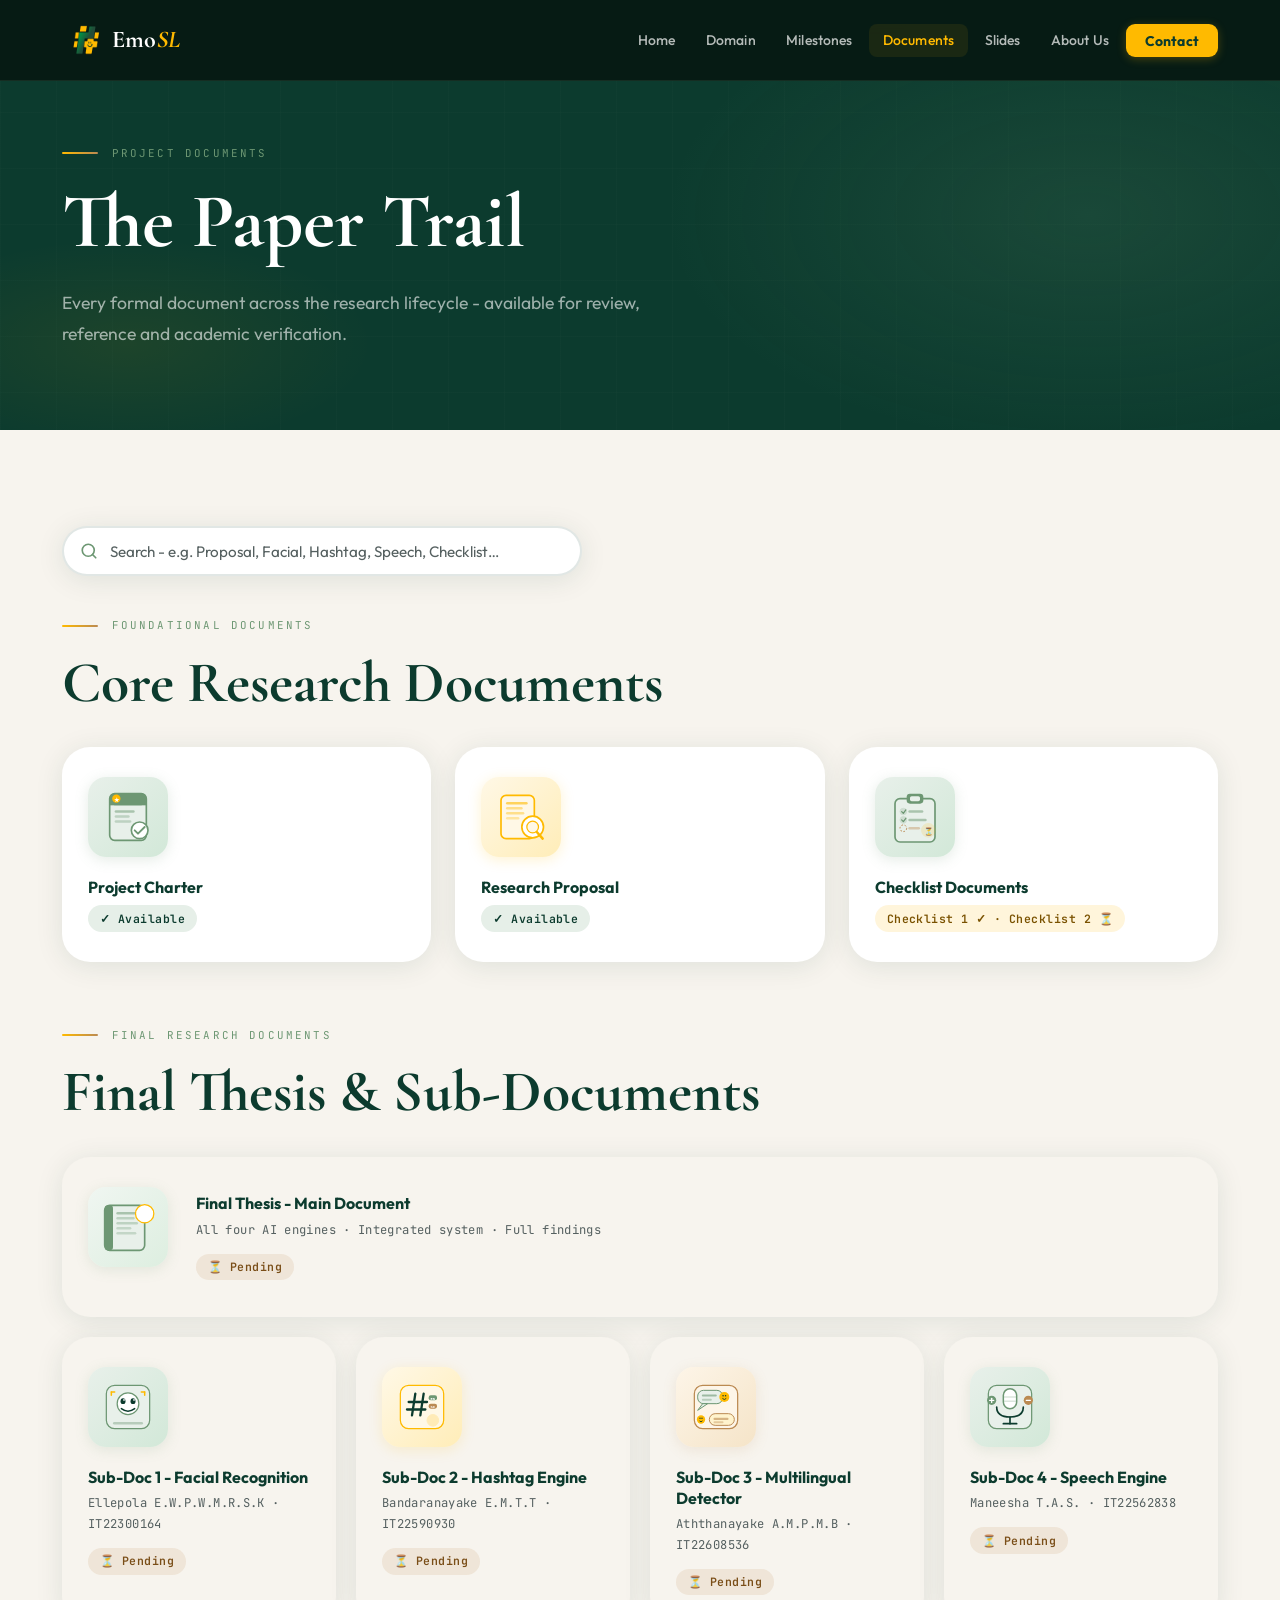
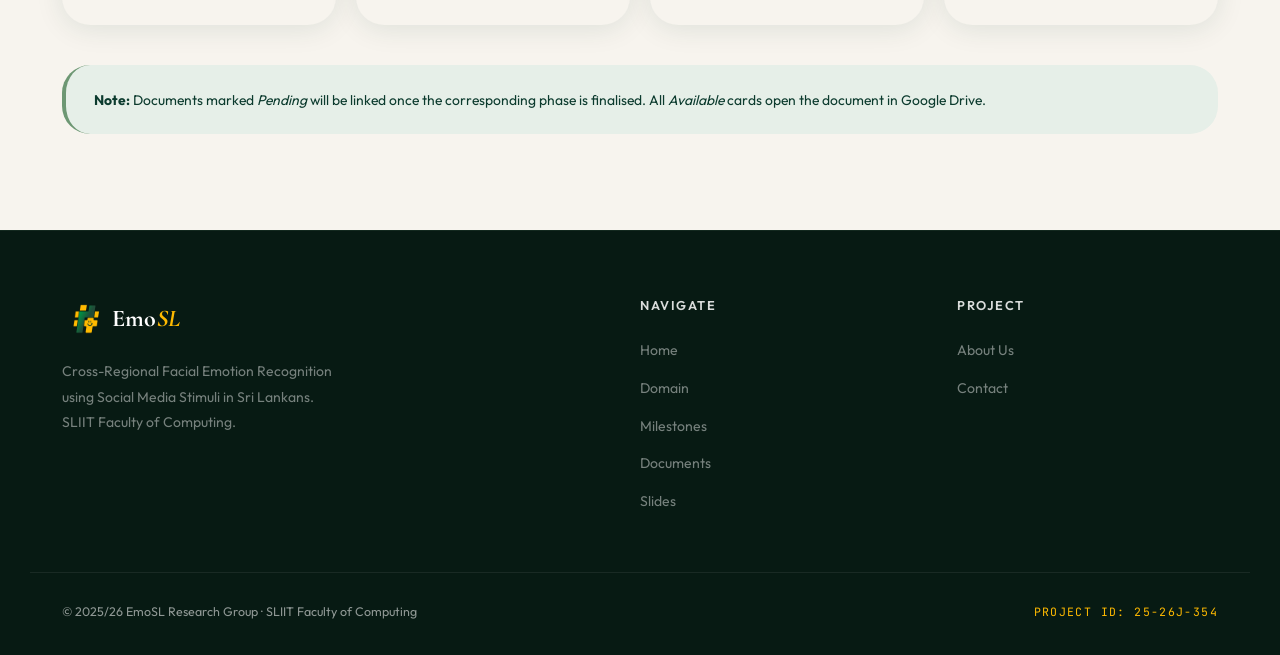
<file: documents.html>
<!DOCTYPE html>
<html lang="en">
<head>
  <meta charset="UTF-8">
  <meta name="viewport" content="width=device-width, initial-scale=1.0">
  <title>Documents - EmoSL</title>
  <link rel="stylesheet" href="css/style.css">
  <link rel="stylesheet" href="css/inner-pages.css">

  <style>
    /* ---- Search bar ---- */
    .doc-search-wrap {
      margin-bottom: 2.5rem;
      position: relative;
      max-width: 520px;
    }
    .doc-search-icon {
      position: absolute;
      left: 1.1rem;
      top: 50%;
      transform: translateY(-50%);
      color: var(--sage-green);
      pointer-events: none;
      display: flex;
    }
    .doc-search-input {
      width: 100%;
      padding: 0.85rem 2.8rem 0.85rem 2.9rem;
      border: 2px solid rgba(12,59,46,0.12);
      border-radius: var(--radius-lg);
      background: var(--white);
      font-family: var(--font-body);
      font-size: 0.95rem;
      color: var(--text-main);
      outline: none;
      box-shadow: var(--shadow);
      transition: border-color 0.25s, box-shadow 0.25s;
    }
    .doc-search-input:focus {
      border-color: var(--sage-green);
      box-shadow: 0 0 0 4px rgba(109,151,115,0.12);
    }
    .doc-search-input::placeholder { color: var(--text-muted); }
    .doc-search-clear {
      position: absolute;
      right: 1rem;
      top: 50%;
      transform: translateY(-50%);
      background: none;
      border: none;
      cursor: pointer;
      color: var(--text-muted);
      font-size: 1rem;
      line-height: 1;
      padding: 0;
      display: none;
      transition: color 0.2s;
    }
    .doc-search-clear:hover { color: var(--dark-green); }

    /* ---- No results ---- */
    .doc-no-results {
      display: none;
      text-align: center;
      padding: 3rem 1rem;
    }
    .doc-no-results .doc-no-icon { font-size: 2.5rem; margin-bottom: 0.75rem; display: block; }
    .doc-no-results p { color: var(--text-muted); font-size: 0.95rem; max-width: none; }

    /* ---- Hidden card ---- */
    .doc-card-v2.doc-hidden { display: none !important; }
    .doc-section-heading.hidden { display: none !important; }
  </style>
</head>
<body>

<nav class="navbar">
  <div class="nav-inner">
    <a href="index.html" class="nav-logo">
      <img src="assets/logo.png" alt="EmoSL Logo" class="nav-logo-img">
      <span class="nav-logo-text">Emo<em>SL</em></span>
    </a>
    <ul class="nav-links">
      <li><a href="index.html">Home</a></li>
      <li><a href="domain.html">Domain</a></li>
      <li><a href="milestones.html">Milestones</a></li>
      <li><a href="documents.html" class="active">Documents</a></li>
      <li><a href="slides.html">Slides</a></li>
      <li><a href="about.html">About Us</a></li>
      <li><a href="contact.html" class="nav-cta">Contact</a></li>
    </ul>
    <button class="nav-hamburger" aria-label="Menu"><span></span><span></span><span></span></button>
  </div>
</nav>

<section class="page-hero">
  <div class="page-hero-grid"></div>
  <div class="container">
    <div class="ornament">
      <div class="ornament-line"></div>
      <span class="eyebrow">Project Documents</span>
    </div>
    <h1>The Paper Trail</h1>
    <p>Every formal document across the research lifecycle - available for review, reference and academic verification.</p>
  </div>
</section>

<section class="section">
  <div class="container">

    <!-- ====== SEARCH BAR ====== -->
    <div class="doc-search-wrap reveal">
      <span class="doc-search-icon">
        <svg width="18" height="18" viewBox="0 0 24 24" fill="none" stroke="currentColor"
             stroke-width="2.2" stroke-linecap="round" stroke-linejoin="round">
          <circle cx="11" cy="11" r="8"/>
          <line x1="21" y1="21" x2="16.65" y2="16.65"/>
        </svg>
      </span>
      <input type="text" id="docSearchInput" class="doc-search-input"
             placeholder="Search - e.g. Proposal, Facial, Hashtag, Speech, Checklist…"
             autocomplete="off" spellcheck="false">
      <button class="doc-search-clear" id="docSearchClear" aria-label="Clear">✕</button>
    </div>

    <!-- No results message -->
    <div class="doc-no-results" id="docNoResults">
      <span class="doc-no-icon">🔍</span>
      <p>No documents matched "<strong id="docNoResultsTerm"></strong>"</p>
      <p style="margin-top:0.4rem;font-size:0.85rem;">
        Try: Proposal · Charter · Checklist · Thesis · Facial · Hashtag · Speech · Multilingual
      </p>
    </div>

    <!-- ====== FOUNDATIONAL DOCS ====== -->
    <div class="ornament reveal doc-section-heading" id="hdg-found-1">
      <div class="ornament-line"></div><span class="eyebrow">Foundational Documents</span>
    </div>
    <h2 class="section-title reveal doc-section-heading" id="hdg-found-2"
        style="margin-bottom:2rem;">Core Research Documents</h2>

    <div class="doc-row-3 reveal" id="grp-foundational">

      <a href="https://drive.google.com/drive/folders/1hhf5Vs5QIIA3IfpKvkVdh0Qyt9GCPABz?usp=sharing"
         target="_blank" rel="noopener" class="doc-card-v2 doc-available"
         data-search="project charter foundational authorisation scope sliit">
        <div class="dcv2-illustration dcv2-ill-charter">
          <svg viewBox="0 0 72 72" fill="none" xmlns="http://www.w3.org/2000/svg">
            <rect x="14" y="8" width="44" height="56" rx="6" fill="#E8F0EA" stroke="#6D9773" stroke-width="2"/>
            <rect x="14" y="8" width="44" height="14" rx="6" fill="#6D9773"/>
            <rect x="14" y="16" width="44" height="6" fill="#6D9773"/>
            <circle cx="50" cy="52" r="10" fill="white" stroke="#6D9773" stroke-width="2"/>
            <path d="M44 52 L48 56 L56 48" stroke="#6D9773" stroke-width="2.2" stroke-linecap="round" stroke-linejoin="round"/>
            <rect x="20" y="28" width="24" height="3" rx="1.5" fill="#6D9773" opacity="0.5"/>
            <rect x="20" y="34" width="18" height="3" rx="1.5" fill="#6D9773" opacity="0.35"/>
            <rect x="20" y="40" width="20" height="3" rx="1.5" fill="#6D9773" opacity="0.35"/>
            <circle cx="22" cy="14" r="5" fill="#FFBA00"/>
            <text x="22" y="18" font-size="7" fill="white" text-anchor="middle" font-weight="bold">★</text>
          </svg>
        </div>
        <div class="dcv2-body">
          <h4>Project Charter</h4>
          <span class="dcv2-tag dcv2-avail">✓ Available</span>
        </div>
        <div class="dcv2-arrow">↗</div>
      </a>

      <a href="https://drive.google.com/drive/folders/1jU0oS0BuMcvhv3lKEXb-dk5SxdcKq5oh?usp=drive_link"
         target="_blank" rel="noopener" class="doc-card-v2 doc-available"
         data-search="research proposal document literature review objectives methodology">
        <div class="dcv2-illustration dcv2-ill-proposal">
          <svg viewBox="0 0 72 72" fill="none" xmlns="http://www.w3.org/2000/svg">
            <rect x="12" y="10" width="40" height="52" rx="6" fill="#FFF8E6" stroke="#FFBA00" stroke-width="2"/>
            <circle cx="50" cy="48" r="13" fill="white" stroke="#FFBA00" stroke-width="2"/>
            <circle cx="50" cy="48" r="7" fill="#FFF8E6" stroke="#FFBA00" stroke-width="1.5"/>
            <line x1="55" y1="54" x2="62" y2="62" stroke="#FFBA00" stroke-width="3" stroke-linecap="round"/>
            <rect x="18" y="18" width="26" height="3" rx="1.5" fill="#FFBA00" opacity="0.6"/>
            <rect x="18" y="24" width="20" height="3" rx="1.5" fill="#FFBA00" opacity="0.4"/>
            <rect x="18" y="30" width="22" height="3" rx="1.5" fill="#FFBA00" opacity="0.4"/>
            <rect x="18" y="36" width="16" height="3" rx="1.5" fill="#FFBA00" opacity="0.3"/>
          </svg>
        </div>
        <div class="dcv2-body">
          <h4>Research Proposal</h4>
          <span class="dcv2-tag dcv2-avail">✓ Available</span>
        </div>
        <div class="dcv2-arrow">↗</div>
      </a>

      <a href="https://drive.google.com/drive/folders/1l3hZG34dfZqzWeNvtaJea83r0gzc2EZI?usp=sharing"
         target="_blank" rel="noopener" class="doc-card-v2 doc-available"
         data-search="checklist documents pp1 pp2 progress presentation sign-off milestone">
        <div class="dcv2-illustration dcv2-ill-checklist">
          <svg viewBox="0 0 72 72" fill="none" xmlns="http://www.w3.org/2000/svg">
            <rect x="12" y="14" width="48" height="52" rx="6" fill="#E8F0EA" stroke="#6D9773" stroke-width="2"/>
            <rect x="26" y="8" width="20" height="12" rx="4" fill="#6D9773"/>
            <rect x="30" y="11" width="12" height="6" rx="2" fill="#E8F0EA"/>
            <rect x="28" y="28" width="18" height="3" rx="1.5" fill="#6D9773" opacity="0.5"/>
            <circle cx="22" cy="29.5" r="4" fill="#6D9773" opacity="0.2" stroke="#6D9773" stroke-width="1.2"/>
            <path d="M20 29.5 L22 31.5 L25 27.5" stroke="#6D9773" stroke-width="1.5" stroke-linecap="round" stroke-linejoin="round"/>
            <rect x="28" y="38" width="22" height="3" rx="1.5" fill="#6D9773" opacity="0.5"/>
            <circle cx="22" cy="39.5" r="4" fill="#6D9773" opacity="0.2" stroke="#6D9773" stroke-width="1.2"/>
            <path d="M20 39.5 L22 41.5 L25 37.5" stroke="#6D9773" stroke-width="1.5" stroke-linecap="round" stroke-linejoin="round"/>
            <rect x="28" y="48" width="14" height="3" rx="1.5" fill="#BB8A52" opacity="0.4"/>
            <circle cx="22" cy="49.5" r="4" fill="none" stroke="#BB8A52" stroke-width="1.2" stroke-dasharray="2 2"/>
            <circle cx="52" cy="52" r="8" fill="#FFBA00" opacity="0.15" stroke="#FFBA00" stroke-width="1.5"/>
            <text x="52" y="56" font-size="9" fill="#FFBA00" text-anchor="middle">⏳</text>
          </svg>
        </div>
        <div class="dcv2-body">
          <h4>Checklist Documents</h4>
          <span class="dcv2-tag dcv2-partial">Checklist 1 ✓ · Checklist 2 ⏳</span>
        </div>
        <div class="dcv2-arrow">↗</div>
      </a>

    </div>

    <!-- ====== FINAL RESEARCH DOCUMENTS ====== -->
    <div class="ornament reveal doc-section-heading" id="hdg-final-1" style="margin-top:4rem;">
      <div class="ornament-line"></div><span class="eyebrow">Final Research Documents</span>
    </div>
    <h2 class="section-title reveal doc-section-heading" id="hdg-final-2"
        style="margin-bottom:2rem;">Final Thesis &amp; Sub-Documents</h2>

    <div class="doc-row-final reveal" id="grp-thesis">
      <a href="https://drive.google.com/drive/folders/1pJ-BEptIpBmIJHvACMY2mdnEHjr6Im57?usp=drive_link"
         target="_blank" rel="noopener" class="doc-card-v2 doc-pending doc-main-thesis"
         data-search="final thesis main document all engines integrated system findings">
        <div class="dcv2-illustration dcv2-ill-thesis">
          <svg viewBox="0 0 72 72" fill="none" xmlns="http://www.w3.org/2000/svg">
            <rect x="8" y="10" width="48" height="54" rx="6" fill="#E8F0EA" stroke="#6D9773" stroke-width="2"/>
            <rect x="8" y="10" width="10" height="54" rx="4" fill="#6D9773"/>
            <rect x="22" y="18" width="28" height="3" rx="1.5" fill="#6D9773" opacity="0.5"/>
            <rect x="22" y="24" width="22" height="3" rx="1.5" fill="#6D9773" opacity="0.35"/>
            <rect x="22" y="30" width="26" height="3" rx="1.5" fill="#6D9773" opacity="0.35"/>
            <rect x="22" y="36" width="18" height="3" rx="1.5" fill="#6D9773" opacity="0.3"/>
            <rect x="22" y="42" width="24" height="3" rx="1.5" fill="#6D9773" opacity="0.3"/>
            <circle cx="56" cy="20" r="11" fill="white" stroke="#FFBA00" stroke-width="1.5"/>
            <text x="56" y="25" font-size="13" text-anchor="middle">🎓</text>
          </svg>
        </div>
        <div class="dcv2-body">
          <h4>Final Thesis - Main Document</h4>
          <p class="dcv2-sub">All four AI engines · Integrated system · Full findings</p>
          <span class="dcv2-tag dcv2-pend">⏳ Pending</span>
        </div>
        <div class="dcv2-arrow dcv2-arrow-muted">↗</div>
      </a>
    </div>

    <div class="doc-sub-grid reveal" id="grp-subdocs" style="margin-top:1.25rem;">

      <a href="https://drive.google.com/drive/folders/1v1tqEeZO47aZPKouOv7v-S24B8XE4grU?usp=drive_link"
         target="_blank" rel="noopener" class="doc-card-v2 doc-pending"
         data-search="sub document 1 facial recognition ellepola it22300164 vision cnn">
        <div class="dcv2-illustration dcv2-ill-sub1">
          <svg viewBox="0 0 72 72" fill="none" xmlns="http://www.w3.org/2000/svg">
            <rect x="10" y="10" width="52" height="52" rx="10" fill="#E8F0EA" stroke="#6D9773" stroke-width="1.5"/>
            <circle cx="36" cy="32" r="13" fill="white" stroke="#6D9773" stroke-width="1.5"/>
            <ellipse cx="30" cy="29" rx="3" ry="3.5" fill="#0C3B2E"/>
            <ellipse cx="42" cy="29" rx="3" ry="3.5" fill="#0C3B2E"/>
            <circle cx="31.2" cy="27.5" r="1" fill="white"/>
            <circle cx="43.2" cy="27.5" r="1" fill="white"/>
            <path d="M28 38 Q36 44 44 38" stroke="#0C3B2E" stroke-width="1.8" stroke-linecap="round" fill="none"/>
            <line x1="16" y1="18" x2="20" y2="18" stroke="#FFBA00" stroke-width="1.8" stroke-linecap="round"/>
            <line x1="16" y1="18" x2="16" y2="22" stroke="#FFBA00" stroke-width="1.8" stroke-linecap="round"/>
            <line x1="52" y1="18" x2="56" y2="18" stroke="#FFBA00" stroke-width="1.8" stroke-linecap="round"/>
            <line x1="56" y1="18" x2="56" y2="22" stroke="#FFBA00" stroke-width="1.8" stroke-linecap="round"/>
            <rect x="18" y="54" width="36" height="3" rx="1.5" fill="#6D9773" opacity="0.4"/>
          </svg>
        </div>
        <div class="dcv2-body">
          <h4>Sub-Doc 1 - Facial Recognition</h4>
          <p class="dcv2-sub">Ellepola E.W.P.W.M.R.S.K · IT22300164</p>
          <span class="dcv2-tag dcv2-pend">⏳ Pending</span>
        </div>
        <div class="dcv2-arrow dcv2-arrow-muted">↗</div>
      </a>

      <a href="https://drive.google.com/drive/folders/1y18T7gTgFsFzWgugZfbkeU4Z7Qg2NzA-?usp=drive_link"
         target="_blank" rel="noopener" class="doc-card-v2 doc-pending"
         data-search="sub document 2 hashtag engine recommendation bandaranayake it22590930 sinhala english bilingual">
        <div class="dcv2-illustration dcv2-ill-sub2">
          <svg viewBox="0 0 72 72" fill="none" xmlns="http://www.w3.org/2000/svg">
            <rect x="10" y="10" width="52" height="52" rx="10" fill="#FFF8E6" stroke="#FFBA00" stroke-width="1.5"/>
            <line x1="28" y1="20" x2="24" y2="46" stroke="#0C3B2E" stroke-width="2.8" stroke-linecap="round"/>
            <line x1="38" y1="20" x2="34" y2="46" stroke="#0C3B2E" stroke-width="2.8" stroke-linecap="round"/>
            <line x1="20" y1="30" x2="42" y2="30" stroke="#0C3B2E" stroke-width="2.8" stroke-linecap="round"/>
            <line x1="18" y1="39" x2="40" y2="39" stroke="#0C3B2E" stroke-width="2.8" stroke-linecap="round"/>
            <rect x="44" y="22" width="10" height="6" rx="2.5" fill="#6D9773"/>
            <text x="49" y="27.5" font-size="4.5" fill="white" text-anchor="middle" font-family="monospace" font-weight="bold">EN</text>
            <rect x="44" y="32" width="10" height="6" rx="2.5" fill="#BB8A52"/>
            <text x="49" y="37.5" font-size="4.5" fill="white" text-anchor="middle" font-family="monospace" font-weight="bold">SI</text>
            <circle cx="49" cy="52" r="7" fill="#FFBA00" opacity="0.2" stroke="#FFBA00" stroke-width="1.2"/>
            <text x="49" y="56" font-size="9" text-anchor="middle">#</text>
          </svg>
        </div>
        <div class="dcv2-body">
          <h4>Sub-Doc 2 - Hashtag Engine</h4>
          <p class="dcv2-sub">Bandaranayake E.M.T.T · IT22590930</p>
          <span class="dcv2-tag dcv2-pend">⏳ Pending</span>
        </div>
        <div class="dcv2-arrow dcv2-arrow-muted">↗</div>
      </a>

      <a href="https://drive.google.com/drive/folders/1TrRlYMWME-qMObDezdirHdaAKQRzMN3Q?usp=drive_link"
         target="_blank" rel="noopener" class="doc-card-v2 doc-pending"
         data-search="sub document 3 multilingual detector aththanayake it22608536 singlish text emoji nlp">
        <div class="dcv2-illustration dcv2-ill-sub3">
          <svg viewBox="0 0 72 72" fill="none" xmlns="http://www.w3.org/2000/svg">
            <rect x="10" y="10" width="52" height="52" rx="10" fill="#fdf5e8" stroke="#BB8A52" stroke-width="1.5"/>
            <rect x="14" y="16" width="30" height="16" rx="7" fill="#E8F0EA" stroke="#6D9773" stroke-width="1.2"/>
            <polygon points="20,32 14,40 26,32" fill="#E8F0EA" stroke="#6D9773" stroke-width="1.2" stroke-linejoin="round"/>
            <rect x="19" y="21" width="18" height="2.5" rx="1.2" fill="#6D9773" opacity="0.6"/>
            <rect x="19" y="26" width="12" height="2.5" rx="1.2" fill="#6D9773" opacity="0.4"/>
            <circle cx="46" cy="24" r="6" fill="#FFBA00"/>
            <circle cx="44.5" cy="22.5" r="0.9" fill="#0C3B2E"/>
            <circle cx="47.5" cy="22.5" r="0.9" fill="#0C3B2E"/>
            <path d="M44 26 Q46 28.5 48 26" stroke="#0C3B2E" stroke-width="1.1" stroke-linecap="round" fill="none"/>
            <rect x="28" y="44" width="30" height="14" rx="7" fill="#FFF3CD" stroke="#BB8A52" stroke-width="1.2"/>
            <rect x="33" y="49" width="18" height="2.5" rx="1.2" fill="#BB8A52" opacity="0.6"/>
            <rect x="33" y="53" width="12" height="2.5" rx="1.2" fill="#BB8A52" opacity="0.4"/>
            <circle cx="18" cy="51" r="5" fill="#FFBA00"/>
            <circle cx="16.8" cy="49.5" r="0.8" fill="#0C3B2E"/>
            <circle cx="19.2" cy="49.5" r="0.8" fill="#0C3B2E"/>
            <path d="M16.5 53 Q18 55 19.5 53" stroke="#0C3B2E" stroke-width="1" stroke-linecap="round" fill="none"/>
          </svg>
        </div>
        <div class="dcv2-body">
          <h4>Sub-Doc 3 - Multilingual Detector</h4>
          <p class="dcv2-sub">Aththanayake A.M.P.M.B · IT22608536</p>
          <span class="dcv2-tag dcv2-pend">⏳ Pending</span>
        </div>
        <div class="dcv2-arrow dcv2-arrow-muted">↗</div>
      </a>

      <a href="https://drive.google.com/drive/folders/1-VpBpj6kyRC8BCvKivvpro4v-pxy9o5C?usp=drive_link"
         target="_blank" rel="noopener" class="doc-card-v2 doc-pending"
         data-search="sub document 4 speech engine maneesha it22562838 audio sinhala valency recognition">
        <div class="dcv2-illustration dcv2-ill-sub4">
          <svg viewBox="0 0 72 72" fill="none" xmlns="http://www.w3.org/2000/svg">
            <rect x="10" y="10" width="52" height="52" rx="10" fill="#E8F0EA" stroke="#6D9773" stroke-width="1.5"/>
            <rect x="28" y="14" width="16" height="24" rx="8" fill="white" stroke="#6D9773" stroke-width="1.8"/>
            <line x1="28" y1="24" x2="44" y2="24" stroke="#6D9773" stroke-width="0.9" opacity="0.5"/>
            <line x1="28" y1="29" x2="44" y2="29" stroke="#6D9773" stroke-width="0.9" opacity="0.5"/>
            <path d="M20 36 Q20 48 36 48 Q52 48 52 36" stroke="#0C3B2E" stroke-width="2" stroke-linecap="round" fill="none"/>
            <line x1="36" y1="48" x2="36" y2="56" stroke="#0C3B2E" stroke-width="2" stroke-linecap="round"/>
            <line x1="28" y1="56" x2="44" y2="56" stroke="#0C3B2E" stroke-width="2" stroke-linecap="round"/>
            <circle cx="14" cy="28" r="5.5" fill="#6D9773"/>
            <line x1="14" y1="25.5" x2="14" y2="30.5" stroke="white" stroke-width="1.5" stroke-linecap="round"/>
            <line x1="11.5" y1="28" x2="16.5" y2="28" stroke="white" stroke-width="1.5" stroke-linecap="round"/>
            <circle cx="58" cy="28" r="5.5" fill="#BB8A52"/>
            <line x1="55.5" y1="28" x2="60.5" y2="28" stroke="white" stroke-width="1.5" stroke-linecap="round"/>
          </svg>
        </div>
        <div class="dcv2-body">
          <h4>Sub-Doc 4 - Speech Engine</h4>
          <p class="dcv2-sub">Maneesha T.A.S. · IT22562838</p>
          <span class="dcv2-tag dcv2-pend">⏳ Pending</span>
        </div>
        <div class="dcv2-arrow dcv2-arrow-muted">↗</div>
      </a>

    </div>

    <div class="reveal" style="background:var(--light-sage);border-radius:var(--radius-lg);padding:1.4rem 1.75rem;border-left:4px solid var(--sage-green);margin-top:2.5rem;">
      <p style="color:var(--dark-green);font-size:0.87rem;max-width:none;line-height:1.75;">
        <strong>Note:</strong> Documents marked <em>Pending</em> will be linked once the corresponding phase is finalised. All <em>Available</em> cards open the document in Google Drive.
      </p>
    </div>

  </div>
</section>

<footer>
  <div class="footer-inner">
    <div class="footer-brand">
      <a href="index.html" class="nav-logo" style="text-decoration:none;">
        <img src="assets/logo.png" alt="EmoSL Logo" class="nav-logo-img">
        <span class="nav-logo-text">Emo<em>SL</em></span>
      </a>
      <p>Cross-Regional Facial Emotion Recognition using Social Media Stimuli in Sri Lankans. SLIIT Faculty of Computing.</p>
    </div>
    <div class="footer-col">
      <h5>Navigate</h5>
      <ul>
        <li><a href="index.html">Home</a></li>
        <li><a href="domain.html">Domain</a></li>
        <li><a href="milestones.html">Milestones</a></li>
        <li><a href="documents.html">Documents</a></li>
        <li><a href="slides.html">Slides</a></li>
      </ul>
    </div>
    <div class="footer-col">
      <h5>Project</h5>
      <ul>
        <li><a href="about.html">About Us</a></li>
        <li><a href="contact.html">Contact</a></li>
      </ul>
    </div>
  </div>
  <div class="footer-bottom">
    <p>© 2025/26 EmoSL Research Group · SLIIT Faculty of Computing</p>
    <span class="project-id">PROJECT ID: 25-26J-354</span>
  </div>
</footer>

<script src="js/main.js"></script>
<script>
(function () {
  const input    = document.getElementById('docSearchInput');
  const clearBtn = document.getElementById('docSearchClear');
  const noRes    = document.getElementById('docNoResults');
  const noTerm   = document.getElementById('docNoResultsTerm');
  const allCards = document.querySelectorAll('.doc-card-v2');

  /* Groups: each group has a container and associated heading elements */
  const groups = [
    {
      container: document.getElementById('grp-foundational'),
      headings:  ['hdg-found-1', 'hdg-found-2']
    },
    {
      container: document.getElementById('grp-thesis'),
      headings:  ['hdg-final-1', 'hdg-final-2']
    },
    {
      container: document.getElementById('grp-subdocs'),
      headings:  [] /* shares headings with thesis group */
    }
  ];

  function cardText(card) {
    return [
      card.querySelector('h4')?.textContent || '',
      card.querySelector('.dcv2-sub')?.textContent || '',
      card.getAttribute('data-search') || ''
    ].join(' ').toLowerCase();
  }

  function runSearch(raw) {
    const term = raw.trim().toLowerCase();
    clearBtn.style.display = term ? 'block' : 'none';

    let total = 0;

    /* Show/hide individual cards */
    allCards.forEach(c => {
      const show = !term || cardText(c).includes(term);
      c.classList.toggle('doc-hidden', !show);
      if (show) total++;
    });

    /* Show/hide group containers & their headings */
    const finalVisible = { 'hdg-final-1': false, 'hdg-final-2': false };

    groups.forEach(g => {
      if (!g.container) return;
      const anyVisible = [...g.container.querySelectorAll('.doc-card-v2')]
                            .some(c => !c.classList.contains('doc-hidden'));
      g.container.style.display = anyVisible ? '' : 'none';

      g.headings.forEach(id => {
        const el = document.getElementById(id);
        if (el) {
          /* For shared final headings accumulate visibility */
          if (id in finalVisible) {
            if (anyVisible) finalVisible[id] = true;
          } else {
            el.classList.toggle('hidden', !anyVisible);
          }
        }
      });
    });

    /* Apply accumulated visibility to shared final headings */
    Object.entries(finalVisible).forEach(([id, vis]) => {
      const el = document.getElementById(id);
      if (el) el.classList.toggle('hidden', !vis);
    });

    /* No-results message */
    if (term && total === 0) {
      noRes.style.display = 'block';
      noTerm.textContent  = raw.trim();
    } else {
      noRes.style.display = 'none';
    }
  }

  input.addEventListener('input', () => runSearch(input.value));

  clearBtn.addEventListener('click', () => {
    input.value = '';
    input.focus();
    runSearch('');
  });

  /* Press "/" to focus, Escape to clear */
  document.addEventListener('keydown', e => {
    if (e.key === '/' && document.activeElement !== input) {
      e.preventDefault(); input.focus();
    }
    if (e.key === 'Escape' && document.activeElement === input) {
      input.value = ''; runSearch(''); input.blur();
    }
  });
})();
</script>

</body>
</html>
</file>
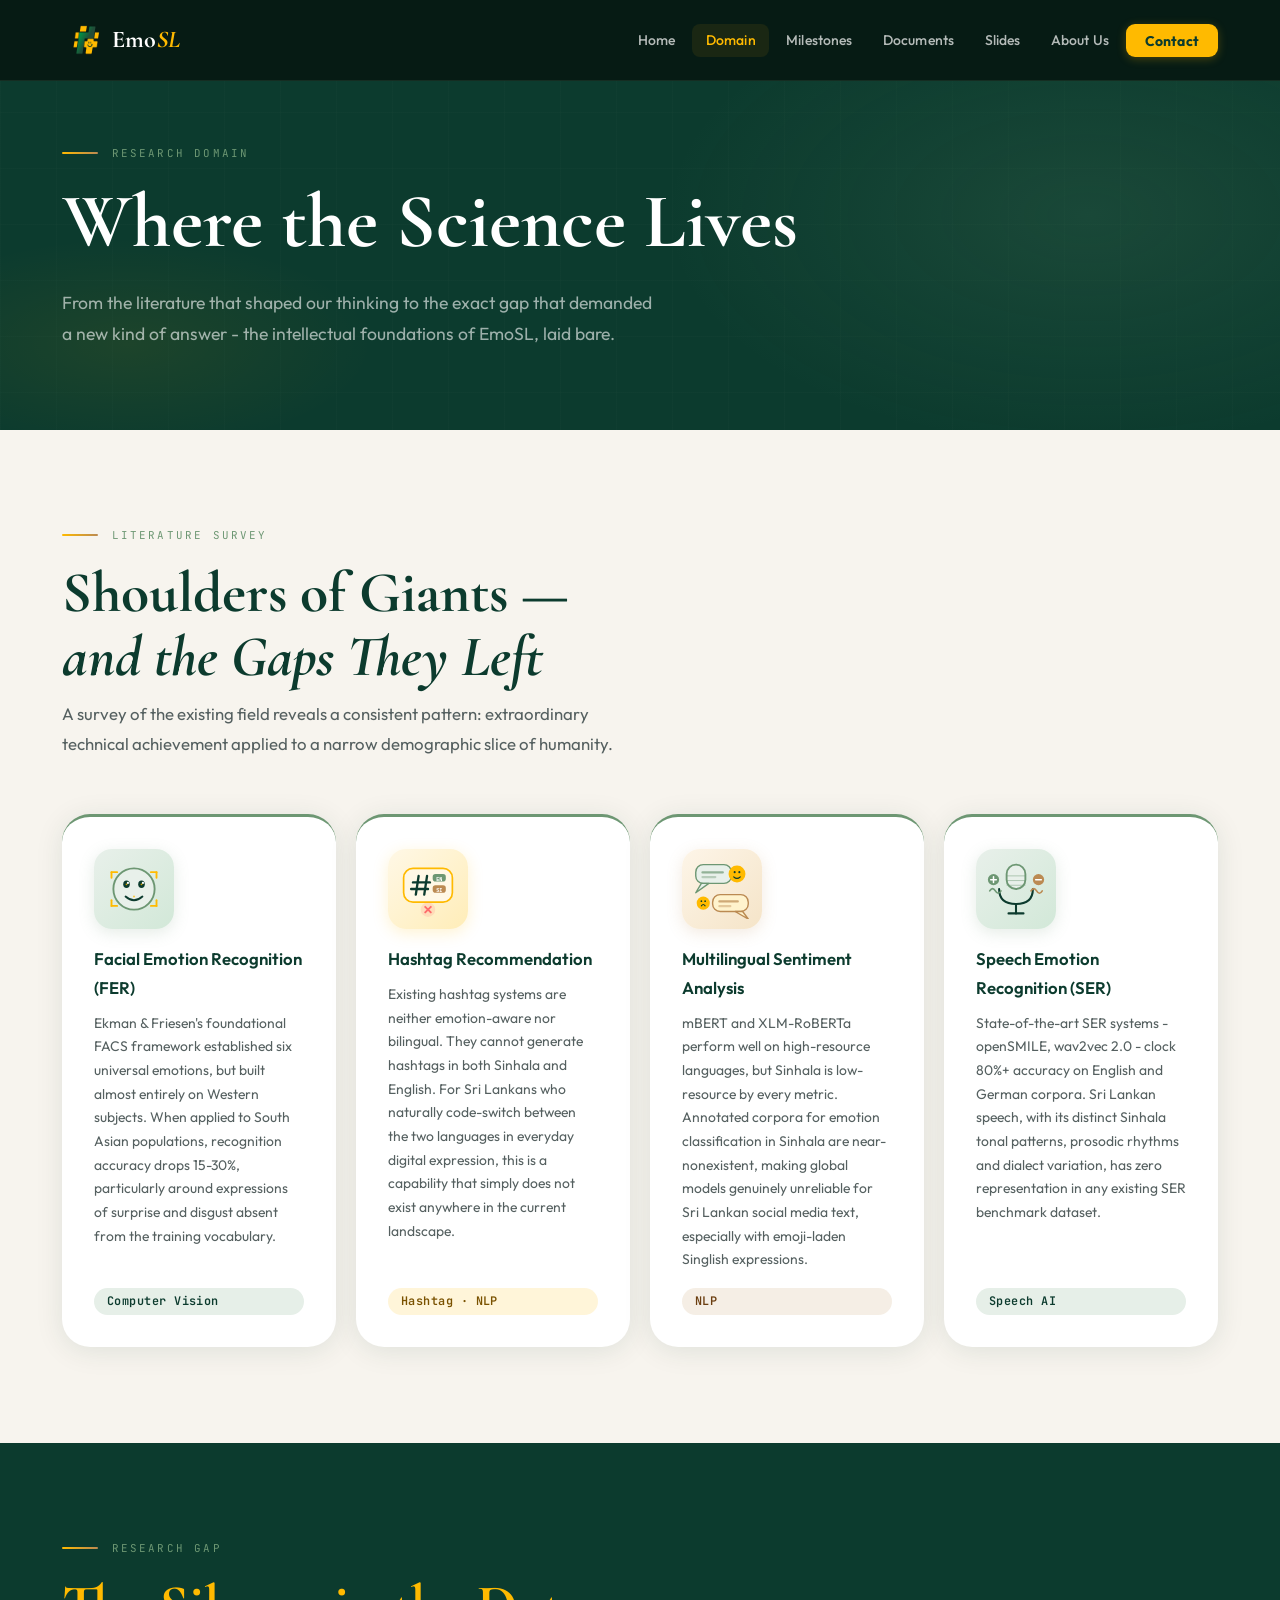
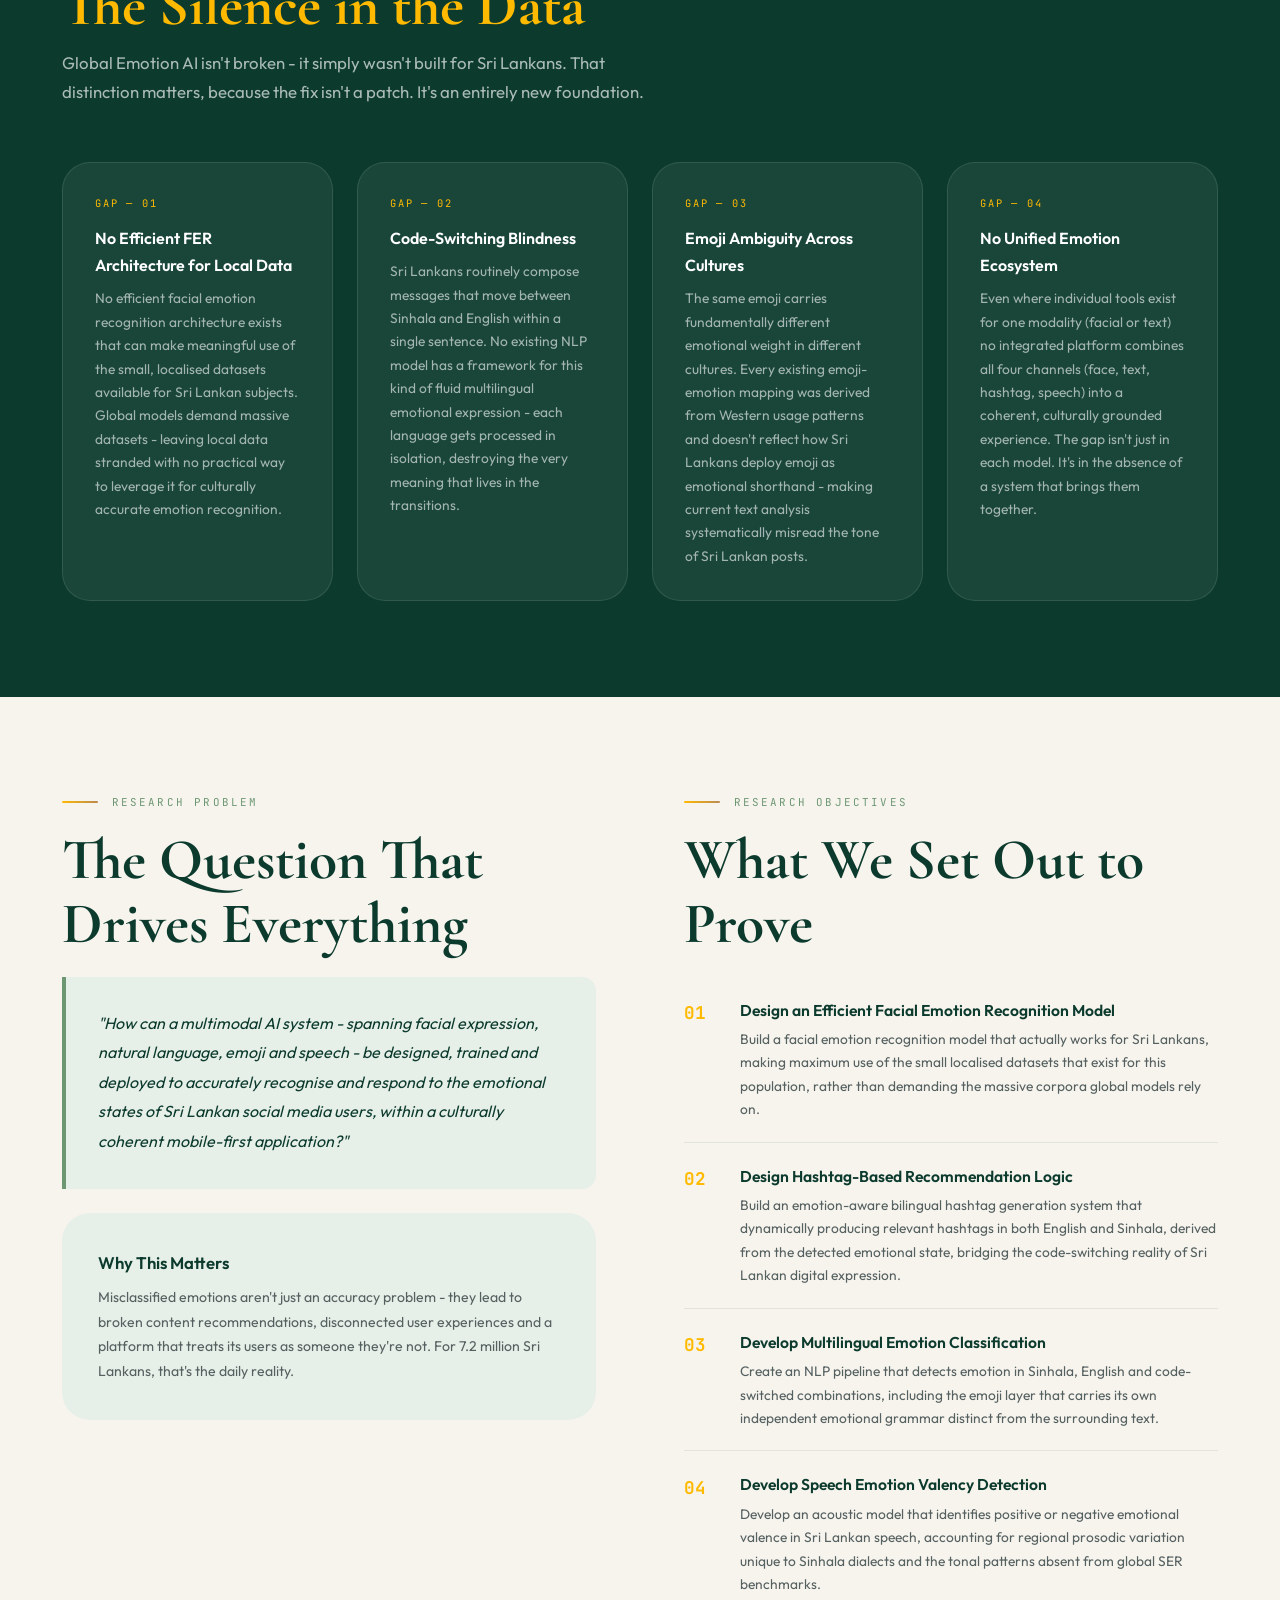
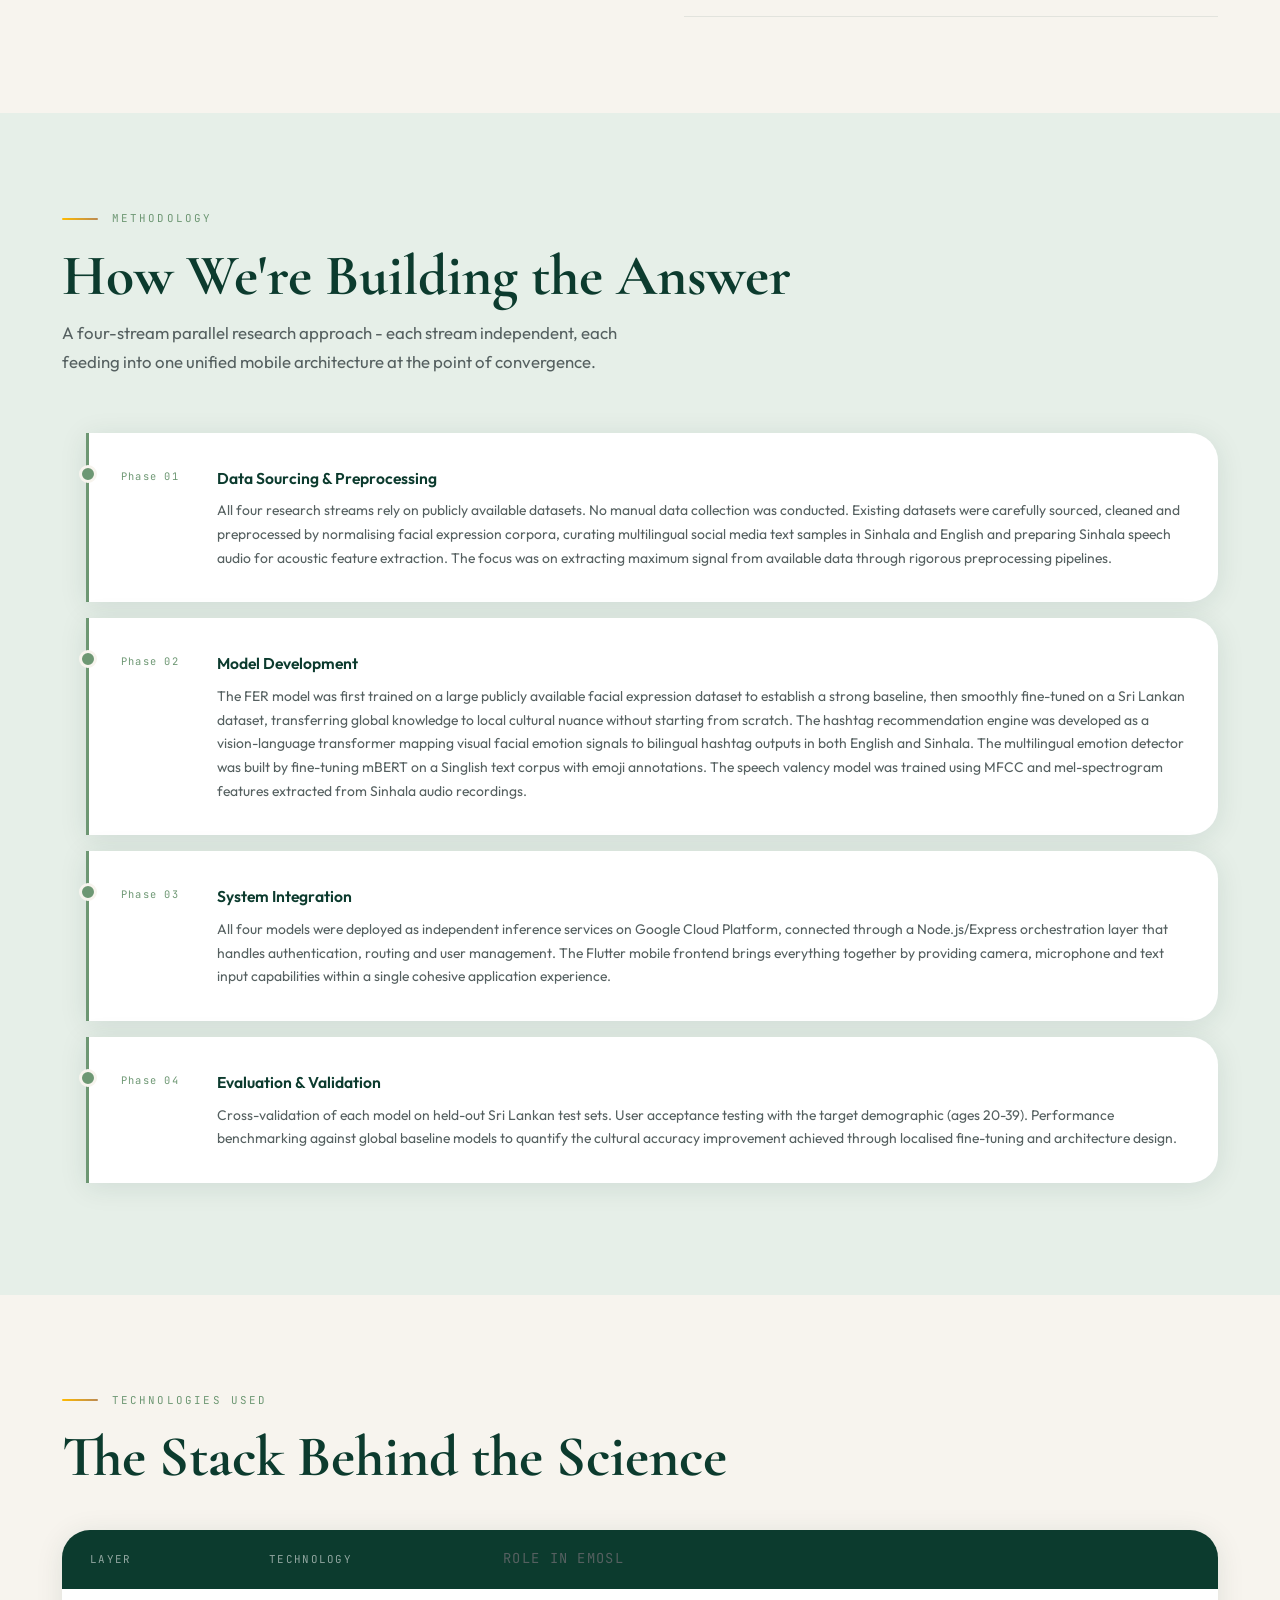
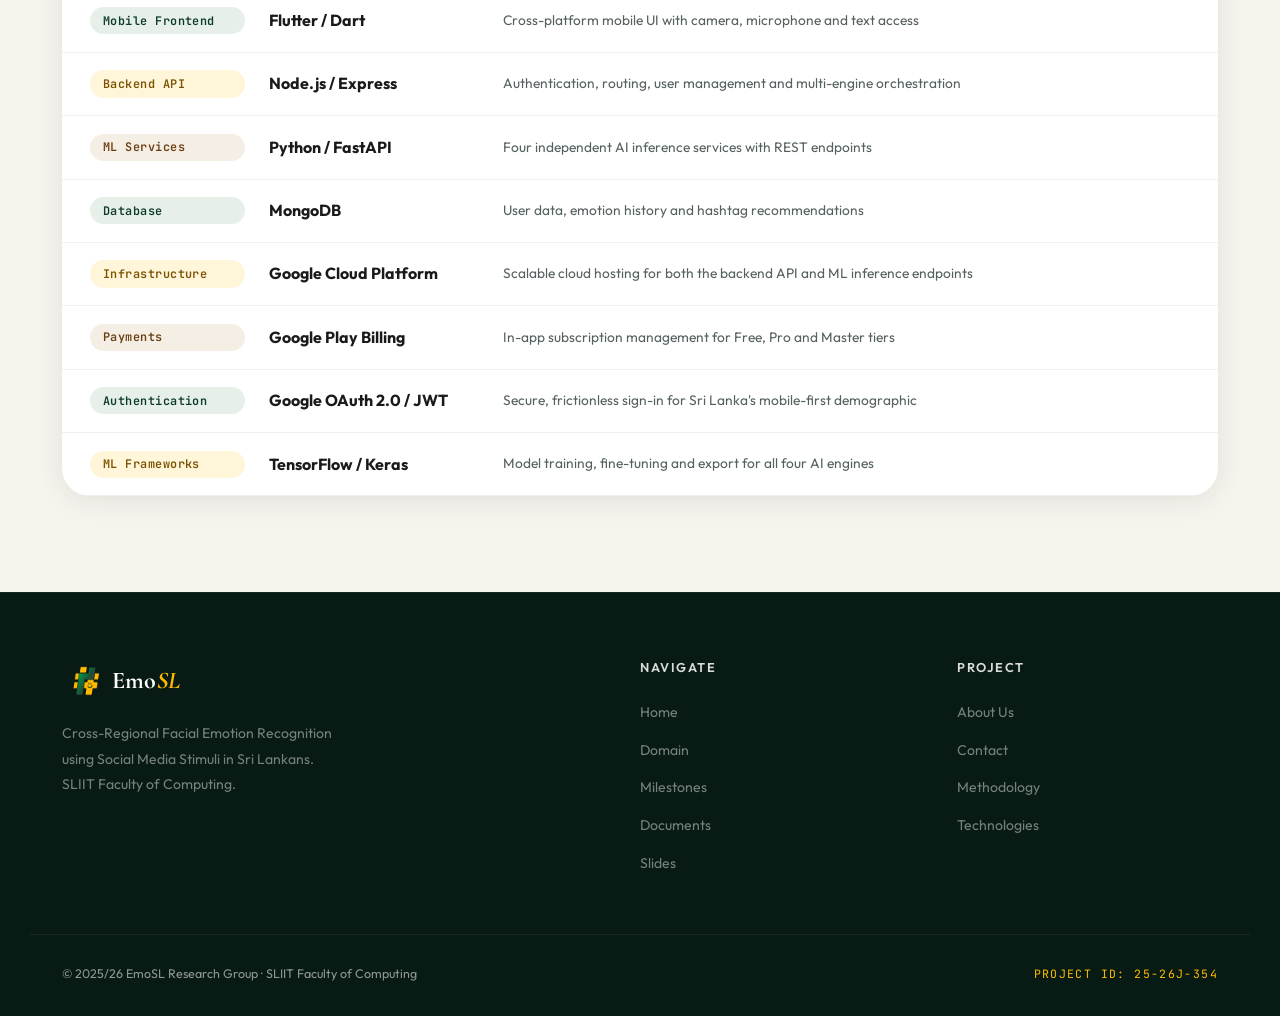
<file: domain.html>
<!DOCTYPE html>
<html lang="en">
<head>
  <meta charset="UTF-8">
  <meta name="viewport" content="width=device-width, initial-scale=1.0">
  <title>Domain - EmoSL</title>
  <link rel="stylesheet" href="css/style.css">
  <link rel="stylesheet" href="css/inner-pages.css">
</head>
<body>

<nav class="navbar">
  <div class="nav-inner">
    <a href="index.html" class="nav-logo">
      <img src="assets/logo.png" alt="EmoSL Logo" class="nav-logo-img">
      <span class="nav-logo-text">Emo<em>SL</em></span>
    </a>
    <ul class="nav-links">
      <li><a href="index.html">Home</a></li>
      <li><a href="domain.html" class="active">Domain</a></li>
      <li><a href="milestones.html">Milestones</a></li>
      <li><a href="documents.html">Documents</a></li>
      <li><a href="slides.html">Slides</a></li>
      <li><a href="about.html">About Us</a></li>
      <li><a href="contact.html" class="nav-cta">Contact</a></li>
    </ul>
    <button class="nav-hamburger" aria-label="Menu"><span></span><span></span><span></span></button>
  </div>
</nav>

<section class="page-hero">
  <div class="page-hero-grid"></div>
  <div class="container">
    <div class="ornament">
      <div class="ornament-line"></div>
      <span class="eyebrow">Research Domain</span>
    </div>
    <h1>Where the Science Lives</h1>
    <p>From the literature that shaped our thinking to the exact gap that demanded a new kind of answer - the intellectual foundations of EmoSL, laid bare.</p>
  </div>
</section>

<!-- ====== LITERATURE SURVEY ====== -->
<section class="section" id="literature">
  <div class="container">
    <div class="ornament reveal"><div class="ornament-line"></div><span class="eyebrow">Literature Survey</span></div>
    <h2 class="section-title reveal">Shoulders of Giants —<br><em>and the Gaps They Left</em></h2>
    <p class="section-sub reveal">A survey of the existing field reveals a consistent pattern: extraordinary technical achievement applied to a narrow demographic slice of humanity.</p>

    <!-- 4 cards forced into one row -->
    <div class="lit-grid lit-grid-4col">

      <!-- Card 1 — FER -->
      <div class="lit-card reveal">
        <div class="lit-illustration lit-ill-fer">
          <svg viewBox="0 0 64 64" fill="none" xmlns="http://www.w3.org/2000/svg">
            <circle cx="32" cy="32" r="22" fill="#E8F0EA" stroke="#6D9773" stroke-width="2"/>
            <ellipse cx="24" cy="27" rx="3.5" ry="4" fill="#0C3B2E"/>
            <ellipse cx="40" cy="27" rx="3.5" ry="4" fill="#0C3B2E"/>
            <circle cx="25.5" cy="25.5" r="1.2" fill="white"/>
            <circle cx="41.5" cy="25.5" r="1.2" fill="white"/>
            <path d="M23 40 Q32 48 41 40" stroke="#0C3B2E" stroke-width="2" stroke-linecap="round" fill="none"/>
            <!-- scan brackets -->
            <line x1="8" y1="14" x2="14" y2="14" stroke="#FFBA00" stroke-width="2" stroke-linecap="round"/>
            <line x1="8" y1="14" x2="8" y2="20" stroke="#FFBA00" stroke-width="2" stroke-linecap="round"/>
            <line x1="50" y1="14" x2="56" y2="14" stroke="#FFBA00" stroke-width="2" stroke-linecap="round"/>
            <line x1="56" y1="14" x2="56" y2="20" stroke="#FFBA00" stroke-width="2" stroke-linecap="round"/>
            <line x1="8" y1="50" x2="14" y2="50" stroke="#FFBA00" stroke-width="2" stroke-linecap="round"/>
            <line x1="8" y1="50" x2="8" y2="44" stroke="#FFBA00" stroke-width="2" stroke-linecap="round"/>
            <line x1="50" y1="50" x2="56" y2="50" stroke="#FFBA00" stroke-width="2" stroke-linecap="round"/>
            <line x1="56" y1="50" x2="56" y2="44" stroke="#FFBA00" stroke-width="2" stroke-linecap="round"/>
            <!-- landmark dots -->
            <circle cx="24" cy="27" r="1" fill="#FFBA00" opacity="0.8"/>
            <circle cx="40" cy="27" r="1" fill="#FFBA00" opacity="0.8"/>
            <circle cx="32" cy="40" r="1" fill="#FFBA00" opacity="0.8"/>
          </svg>
        </div>
        <h4>Facial Emotion Recognition (FER)</h4>
        <p>Ekman & Friesen's foundational FACS framework established six universal emotions, but built almost entirely on Western subjects. When applied to South Asian populations, recognition accuracy drops 15-30%, particularly around expressions of surprise and disgust absent from the training vocabulary.</p>
        <span class="tag tag-green">Computer Vision</span>
      </div>

      <!-- Card 2 — Hashtag Recommendation -->
      <div class="lit-card reveal reveal-delay-1">
        <div class="lit-illustration lit-ill-hashtag">
          <svg viewBox="0 0 64 64" fill="none" xmlns="http://www.w3.org/2000/svg">
            <rect x="6" y="10" width="52" height="36" rx="10" fill="#FFF8E6" stroke="#FFBA00" stroke-width="1.8"/>
            <!-- hashtag -->
            <line x1="22" y1="18" x2="19" y2="38" stroke="#0C3B2E" stroke-width="2.5" stroke-linecap="round"/>
            <line x1="31" y1="18" x2="28" y2="38" stroke="#0C3B2E" stroke-width="2.5" stroke-linecap="round"/>
            <line x1="16" y1="25" x2="34" y2="25" stroke="#0C3B2E" stroke-width="2.5" stroke-linecap="round"/>
            <line x1="14" y1="32" x2="32" y2="32" stroke="#0C3B2E" stroke-width="2.5" stroke-linecap="round"/>
            <!-- EN label -->
            <rect x="37" y="16" width="14" height="8" rx="3" fill="#6D9773"/>
            <text x="44" y="23" font-size="5.5" fill="white" text-anchor="middle" font-family="monospace" font-weight="bold">EN</text>
            <!-- SI label -->
            <rect x="37" y="28" width="14" height="8" rx="3" fill="#BB8A52"/>
            <text x="44" y="35" font-size="5.5" fill="white" text-anchor="middle" font-family="monospace" font-weight="bold">SI</text>
            <!-- cross / absent marker -->
            <circle cx="32" cy="54" r="7" fill="#ff6b6b" opacity="0.15" stroke="#ff6b6b" stroke-width="1.5"/>
            <line x1="29" y1="51" x2="35" y2="57" stroke="#ff6b6b" stroke-width="2" stroke-linecap="round"/>
            <line x1="35" y1="51" x2="29" y2="57" stroke="#ff6b6b" stroke-width="2" stroke-linecap="round"/>
          </svg>
        </div>
        <h4>Hashtag Recommendation</h4>
        <p>Existing hashtag systems are neither emotion-aware nor bilingual. They cannot generate hashtags in both Sinhala and English. For Sri Lankans who naturally code-switch between the two languages in everyday digital expression, this is a capability that simply does not exist anywhere in the current landscape.</p>
        <span class="tag tag-gold">Hashtag · NLP</span>
      </div>

      <!-- Card 3 — Multilingual Sentiment -->
      <div class="lit-card reveal reveal-delay-2">
        <div class="lit-illustration lit-ill-nlp">
          <svg viewBox="0 0 64 64" fill="none" xmlns="http://www.w3.org/2000/svg">
            <!-- bubble 1 -->
            <rect x="4" y="6" width="38" height="20" rx="8" fill="#E8F0EA" stroke="#6D9773" stroke-width="1.5"/>
            <polygon points="10,26 4,36 18,26" fill="#E8F0EA" stroke="#6D9773" stroke-width="1.5" stroke-linejoin="round"/>
            <rect x="10" y="13" width="24" height="2.5" rx="1.2" fill="#6D9773" opacity="0.7"/>
            <rect x="10" y="18" width="16" height="2.5" rx="1.2" fill="#6D9773" opacity="0.4"/>
            <!-- emoji on bubble 1 -->
            <circle cx="48" cy="16" r="9" fill="#FFBA00"/>
            <circle cx="45.5" cy="14" r="1.1" fill="#0C3B2E"/>
            <circle cx="50.5" cy="14" r="1.1" fill="#0C3B2E"/>
            <path d="M44.5 19 Q48 22.5 51.5 19" stroke="#0C3B2E" stroke-width="1.3" stroke-linecap="round" fill="none"/>
            <!-- bubble 2 Singlish -->
            <rect x="22" y="38" width="38" height="18" rx="8" fill="#FFF3CD" stroke="#BB8A52" stroke-width="1.5"/>
            <polygon points="54,56 60,64 46,56" fill="#FFF3CD" stroke="#BB8A52" stroke-width="1.5" stroke-linejoin="round"/>
            <rect x="28" y="44" width="22" height="2.5" rx="1.2" fill="#BB8A52" opacity="0.7"/>
            <rect x="28" y="49" width="14" height="2.5" rx="1.2" fill="#BB8A52" opacity="0.4"/>
            <!-- emoji on bubble 2 -->
            <circle cx="12" cy="47" r="7" fill="#FFBA00"/>
            <circle cx="10" cy="45" r="0.9" fill="#0C3B2E"/>
            <circle cx="14" cy="45" r="0.9" fill="#0C3B2E"/>
            <path d="M10 50 Q12 47 14 50" stroke="#0C3B2E" stroke-width="1.1" stroke-linecap="round" fill="none"/>
          </svg>
        </div>
        <h4>Multilingual Sentiment Analysis</h4>
        <p>mBERT and XLM-RoBERTa perform well on high-resource languages, but Sinhala is low-resource by every metric. Annotated corpora for emotion classification in Sinhala are near-nonexistent, making global models genuinely unreliable for Sri Lankan social media text, especially with emoji-laden Singlish expressions.</p>
        <span class="tag tag-tan">NLP</span>
      </div>

      <!-- Card 4 — SER -->
      <div class="lit-card reveal reveal-delay-3">
        <div class="lit-illustration lit-ill-speech">
          <svg viewBox="0 0 64 64" fill="none" xmlns="http://www.w3.org/2000/svg">
            <!-- mic -->
            <rect x="22" y="6" width="20" height="26" rx="10" fill="#E8F0EA" stroke="#6D9773" stroke-width="2"/>
            <line x1="22" y1="18" x2="42" y2="18" stroke="#6D9773" stroke-width="1" opacity="0.5"/>
            <line x1="22" y1="23" x2="42" y2="23" stroke="#6D9773" stroke-width="1" opacity="0.5"/>
            <line x1="22" y1="28" x2="42" y2="28" stroke="#6D9773" stroke-width="1" opacity="0.5"/>
            <!-- stand -->
            <path d="M14 32 Q14 48 32 48 Q50 48 50 32" stroke="#0C3B2E" stroke-width="2.2" stroke-linecap="round" fill="none"/>
            <line x1="32" y1="48" x2="32" y2="58" stroke="#0C3B2E" stroke-width="2.2" stroke-linecap="round"/>
            <line x1="24" y1="58" x2="40" y2="58" stroke="#0C3B2E" stroke-width="2.2" stroke-linecap="round"/>
            <!-- waves left -->
            <path d="M4 34 Q7 29 10 34 Q13 39 16 34" stroke="#6D9773" stroke-width="1.8" stroke-linecap="round" fill="none"/>
            <!-- waves right -->
            <path d="M48 34 Q51 29 54 34 Q57 39 60 34" stroke="#BB8A52" stroke-width="1.8" stroke-linecap="round" fill="none"/>
            <!-- + badge -->
            <circle cx="8" cy="22" r="6" fill="#6D9773"/>
            <line x1="8" y1="19" x2="8" y2="25" stroke="white" stroke-width="1.6" stroke-linecap="round"/>
            <line x1="5" y1="22" x2="11" y2="22" stroke="white" stroke-width="1.6" stroke-linecap="round"/>
            <!-- - badge -->
            <circle cx="56" cy="22" r="6" fill="#BB8A52"/>
            <line x1="53" y1="22" x2="59" y2="22" stroke="white" stroke-width="1.6" stroke-linecap="round"/>
          </svg>
        </div>
        <h4>Speech Emotion Recognition (SER)</h4>
        <p>State-of-the-art SER systems - openSMILE, wav2vec 2.0 - clock 80%+ accuracy on English and German corpora. Sri Lankan speech, with its distinct Sinhala tonal patterns, prosodic rhythms and dialect variation, has zero representation in any existing SER benchmark dataset.</p>
        <span class="tag tag-green">Speech AI</span>
      </div>

    </div>
  </div>
</section>

<!-- ====== RESEARCH GAP ====== -->
<section class="section section-dark" id="gap">
  <div class="container">
    <div class="ornament reveal"><div class="ornament-line"></div><span class="eyebrow">Research Gap</span></div>
    <h2 class="section-title reveal">The Silence in the Data</h2>
    <p class="section-sub reveal">Global Emotion AI isn't broken - it simply wasn't built for Sri Lankans. That distinction matters, because the fix isn't a patch. It's an entirely new foundation.</p>

    <div class="gap-grid">
      <div class="gap-card reveal">
        <span class="gap-num">GAP — 01</span>
        <h4>No Efficient FER Architecture for Local Data</h4>
        <p>No efficient facial emotion recognition architecture exists that can make meaningful use of the small, localised datasets available for Sri Lankan subjects. Global models demand massive datasets - leaving local data stranded with no practical way to leverage it for culturally accurate emotion recognition.</p>
      </div>
      <div class="gap-card reveal reveal-delay-1">
        <span class="gap-num">GAP — 02</span>
        <h4>Code-Switching Blindness</h4>
        <p>Sri Lankans routinely compose messages that move between Sinhala and English within a single sentence. No existing NLP model has a framework for this kind of fluid multilingual emotional expression - each language gets processed in isolation, destroying the very meaning that lives in the transitions.</p>
      </div>
      <div class="gap-card reveal reveal-delay-2">
        <span class="gap-num">GAP — 03</span>
        <h4>Emoji Ambiguity Across Cultures</h4>
        <p>The same emoji carries fundamentally different emotional weight in different cultures. Every existing emoji-emotion mapping was derived from Western usage patterns and doesn't reflect how Sri Lankans deploy emoji as emotional shorthand - making current text analysis systematically misread the tone of Sri Lankan posts.</p>
      </div>
      <div class="gap-card reveal reveal-delay-3">
        <span class="gap-num">GAP — 04</span>
        <h4>No Unified Emotion Ecosystem</h4>
        <p>Even where individual tools exist for one modality (facial or text) no integrated platform combines all four channels (face, text, hashtag, speech) into a coherent, culturally grounded experience. The gap isn't just in each model. It's in the absence of a system that brings them together.</p>
      </div>
    </div>
  </div>
</section>

<!-- ====== RESEARCH PROBLEM & OBJECTIVES ====== -->
<section class="section" id="objectives">
  <div class="container">
    <div class="two-col">
      <div class="reveal">
        <div class="ornament"><div class="ornament-line"></div><span class="eyebrow">Research Problem</span></div>
        <h2 class="section-title">The Question That Drives Everything</h2>
        <div class="problem-block">
          <p>"How can a multimodal AI system - spanning facial expression, natural language, emoji and speech - be designed, trained and deployed to accurately recognise and respond to the emotional states of Sri Lankan social media users, within a culturally coherent mobile-first application?"</p>
        </div>
        <div class="card" style="margin-top:1.5rem;background:var(--light-sage);box-shadow:none;border:none;">
          <h4 style="color:var(--dark-green);margin-bottom:0.5rem;">Why This Matters</h4>
          <p style="font-size:0.88rem;color:var(--text-muted);max-width:none;line-height:1.75;">Misclassified emotions aren't just an accuracy problem - they lead to broken content recommendations, disconnected user experiences and a platform that treats its users as someone they're not. For 7.2 million Sri Lankans, that's the daily reality.</p>
        </div>
      </div>

      <div class="reveal reveal-delay-2">
        <div class="ornament"><div class="ornament-line"></div><span class="eyebrow">Research Objectives</span></div>
        <h2 class="section-title">What We Set Out to Prove</h2>
        <div class="obj-list">

          <!-- OBJ 01 — FER Architecture (new) -->
          <div class="obj-item">
            <span class="obj-n">01</span>
            <div>
              <h4>Design an Efficient Facial Emotion Recognition Model</h4>
              <p>Build a facial emotion recognition model that actually works for Sri Lankans, making maximum use of the small localised datasets that exist for this population, rather than demanding the massive corpora global models rely on.</p>
            </div>
          </div>

          <!-- OBJ 02 — Hashtag (was 03, now 02) -->
          <div class="obj-item">
            <span class="obj-n">02</span>
            <div>
              <h4>Design Hashtag-Based Recommendation Logic</h4>
              <p>Build an emotion-aware bilingual hashtag generation system that dynamically producing relevant hashtags in both English and Sinhala, derived from the detected emotional state, bridging the code-switching reality of Sri Lankan digital expression.</p>
            </div>
          </div>

          <!-- OBJ 03 — Multilingual NLP (was 02, now 03) -->
          <div class="obj-item">
            <span class="obj-n">03</span>
            <div>
              <h4>Develop Multilingual Emotion Classification</h4>
              <p>Create an NLP pipeline that detects emotion in Sinhala, English and code-switched combinations, including the emoji layer that carries its own independent emotional grammar distinct from the surrounding text.</p>
            </div>
          </div>

          <!-- OBJ 04 — Speech (unchanged) -->
          <div class="obj-item">
            <span class="obj-n">04</span>
            <div>
              <h4>Develop Speech Emotion Valency Detection</h4>
              <p>Develop an acoustic model that identifies positive or negative emotional valence in Sri Lankan speech, accounting for regional prosodic variation unique to Sinhala dialects and the tonal patterns absent from global SER benchmarks.</p>
            </div>
          </div>

        </div>
      </div>
    </div>
  </div>
</section>

<!-- ====== METHODOLOGY ====== -->
<section class="section section-alt" id="methodology">
  <div class="container">
    <div class="ornament reveal"><div class="ornament-line"></div><span class="eyebrow">Methodology</span></div>
    <h2 class="section-title reveal">How We're Building the Answer</h2>
    <p class="section-sub reveal">A four-stream parallel research approach - each stream independent, each feeding into one unified mobile architecture at the point of convergence.</p>

    <div class="method-steps">

      <div class="ms reveal">
        <div class="ms-phase">Phase 01</div>
        <div class="ms-body">
          <h4>Data Sourcing &amp; Preprocessing</h4>
          <p>All four research streams rely on publicly available datasets. No manual data collection was conducted. Existing datasets were carefully sourced, cleaned and preprocessed by normalising facial expression corpora, curating multilingual social media text samples in Sinhala and English and preparing Sinhala speech audio for acoustic feature extraction. The focus was on extracting maximum signal from available data through rigorous preprocessing pipelines.</p>
        </div>
      </div>

      <div class="ms reveal reveal-delay-1">
        <div class="ms-phase">Phase 02</div>
        <div class="ms-body">
          <h4>Model Development</h4>
          <p>The FER model was first trained on a large publicly available facial expression dataset to establish a strong baseline, then smoothly fine-tuned on a Sri Lankan dataset, transferring global knowledge to local cultural nuance without starting from scratch. The hashtag recommendation engine was developed as a vision-language transformer mapping visual facial emotion signals to bilingual hashtag outputs in both English and Sinhala. The multilingual emotion detector was built by fine-tuning mBERT on a Singlish text corpus with emoji annotations. The speech valency model was trained using MFCC and mel-spectrogram features extracted from Sinhala audio recordings.</p>
        </div>
      </div>

      <div class="ms reveal reveal-delay-2">
        <div class="ms-phase">Phase 03</div>
        <div class="ms-body">
          <h4>System Integration</h4>
          <p>All four models were deployed as independent inference services on Google Cloud Platform, connected through a Node.js/Express orchestration layer that handles authentication, routing and user management. The Flutter mobile frontend brings everything together by providing camera, microphone and text input capabilities within a single cohesive application experience.</p>
        </div>
      </div>

      <div class="ms reveal reveal-delay-3">
        <div class="ms-phase">Phase 04</div>
        <div class="ms-body">
          <h4>Evaluation &amp; Validation</h4>
          <p>Cross-validation of each model on held-out Sri Lankan test sets. User acceptance testing with the target demographic (ages 20-39). Performance benchmarking against global baseline models to quantify the cultural accuracy improvement achieved through localised fine-tuning and architecture design.</p>
        </div>
      </div>

    </div>
  </div>
</section>

<!-- ====== TECHNOLOGIES ====== -->
<section class="section" id="tech">
  <div class="container">
    <div class="ornament reveal"><div class="ornament-line"></div><span class="eyebrow">Technologies Used</span></div>
    <h2 class="section-title reveal">The Stack Behind the Science</h2>
    <div class="tech-table reveal">
      <div class="tt-row tt-head">
        <span>Layer</span>
        <span>Technology</span>
        <span>Role in EmoSL</span>
      </div>
      <div class="tt-row">
        <span class="tag tag-green">Mobile Frontend</span>
        <span><strong>Flutter / Dart</strong></span>
        <span>Cross-platform mobile UI with camera, microphone and text access</span>
      </div>
      <div class="tt-row">
        <span class="tag tag-gold">Backend API</span>
        <span><strong>Node.js / Express</strong></span>
        <span>Authentication, routing, user management and multi-engine orchestration</span>
      </div>
      <div class="tt-row">
        <span class="tag tag-tan">ML Services</span>
        <span><strong>Python / FastAPI</strong></span>
        <span>Four independent AI inference services with REST endpoints</span>
      </div>
      <div class="tt-row">
        <span class="tag tag-green">Database</span>
        <span><strong>MongoDB</strong></span>
        <span>User data, emotion history and hashtag recommendations</span>
      </div>
      <div class="tt-row">
        <span class="tag tag-gold">Infrastructure</span>
        <span><strong>Google Cloud Platform</strong></span>
        <span>Scalable cloud hosting for both the backend API and ML inference endpoints</span>
      </div>
      <div class="tt-row">
        <span class="tag tag-tan">Payments</span>
        <span><strong>Google Play Billing</strong></span>
        <span>In-app subscription management for Free, Pro and Master tiers</span>
      </div>
      <div class="tt-row">
        <span class="tag tag-green">Authentication</span>
        <span><strong>Google OAuth 2.0 / JWT</strong></span>
        <span>Secure, frictionless sign-in for Sri Lanka's mobile-first demographic</span>
      </div>
      <div class="tt-row">
        <span class="tag tag-gold">ML Frameworks</span>
        <span><strong>TensorFlow / Keras</strong></span>
        <span>Model training, fine-tuning and export for all four AI engines</span>
      </div>
    </div>
  </div>
</section>

<footer>
  <div class="footer-inner">
    <div class="footer-brand">
      <a href="index.html" class="nav-logo" style="text-decoration:none;">
        <img src="assets/logo.png" alt="EmoSL Logo" class="nav-logo-img">
        <span class="nav-logo-text">Emo<em>SL</em></span>
      </a>
      <p>Cross-Regional Facial Emotion Recognition using Social Media Stimuli in Sri Lankans. SLIIT Faculty of Computing.</p>
    </div>
    <div class="footer-col">
      <h5>Navigate</h5>
      <ul>
        <li><a href="index.html">Home</a></li>
        <li><a href="domain.html">Domain</a></li>
        <li><a href="milestones.html">Milestones</a></li>
        <li><a href="documents.html">Documents</a></li>
        <li><a href="slides.html">Slides</a></li>
      </ul>
    </div>
    <div class="footer-col">
      <h5>Project</h5>
      <ul>
        <li><a href="about.html">About Us</a></li>
        <li><a href="contact.html">Contact</a></li>
        <li><a href="domain.html#methodology">Methodology</a></li>
        <li><a href="domain.html#tech">Technologies</a></li>
      </ul>
    </div>
  </div>
  <div class="footer-bottom">
    <p>© 2025/26 EmoSL Research Group · SLIIT Faculty of Computing</p>
    <span class="project-id">PROJECT ID: 25-26J-354</span>
  </div>
</footer>
<script src="js/main.js"></script>
</body>
</html>
</file>
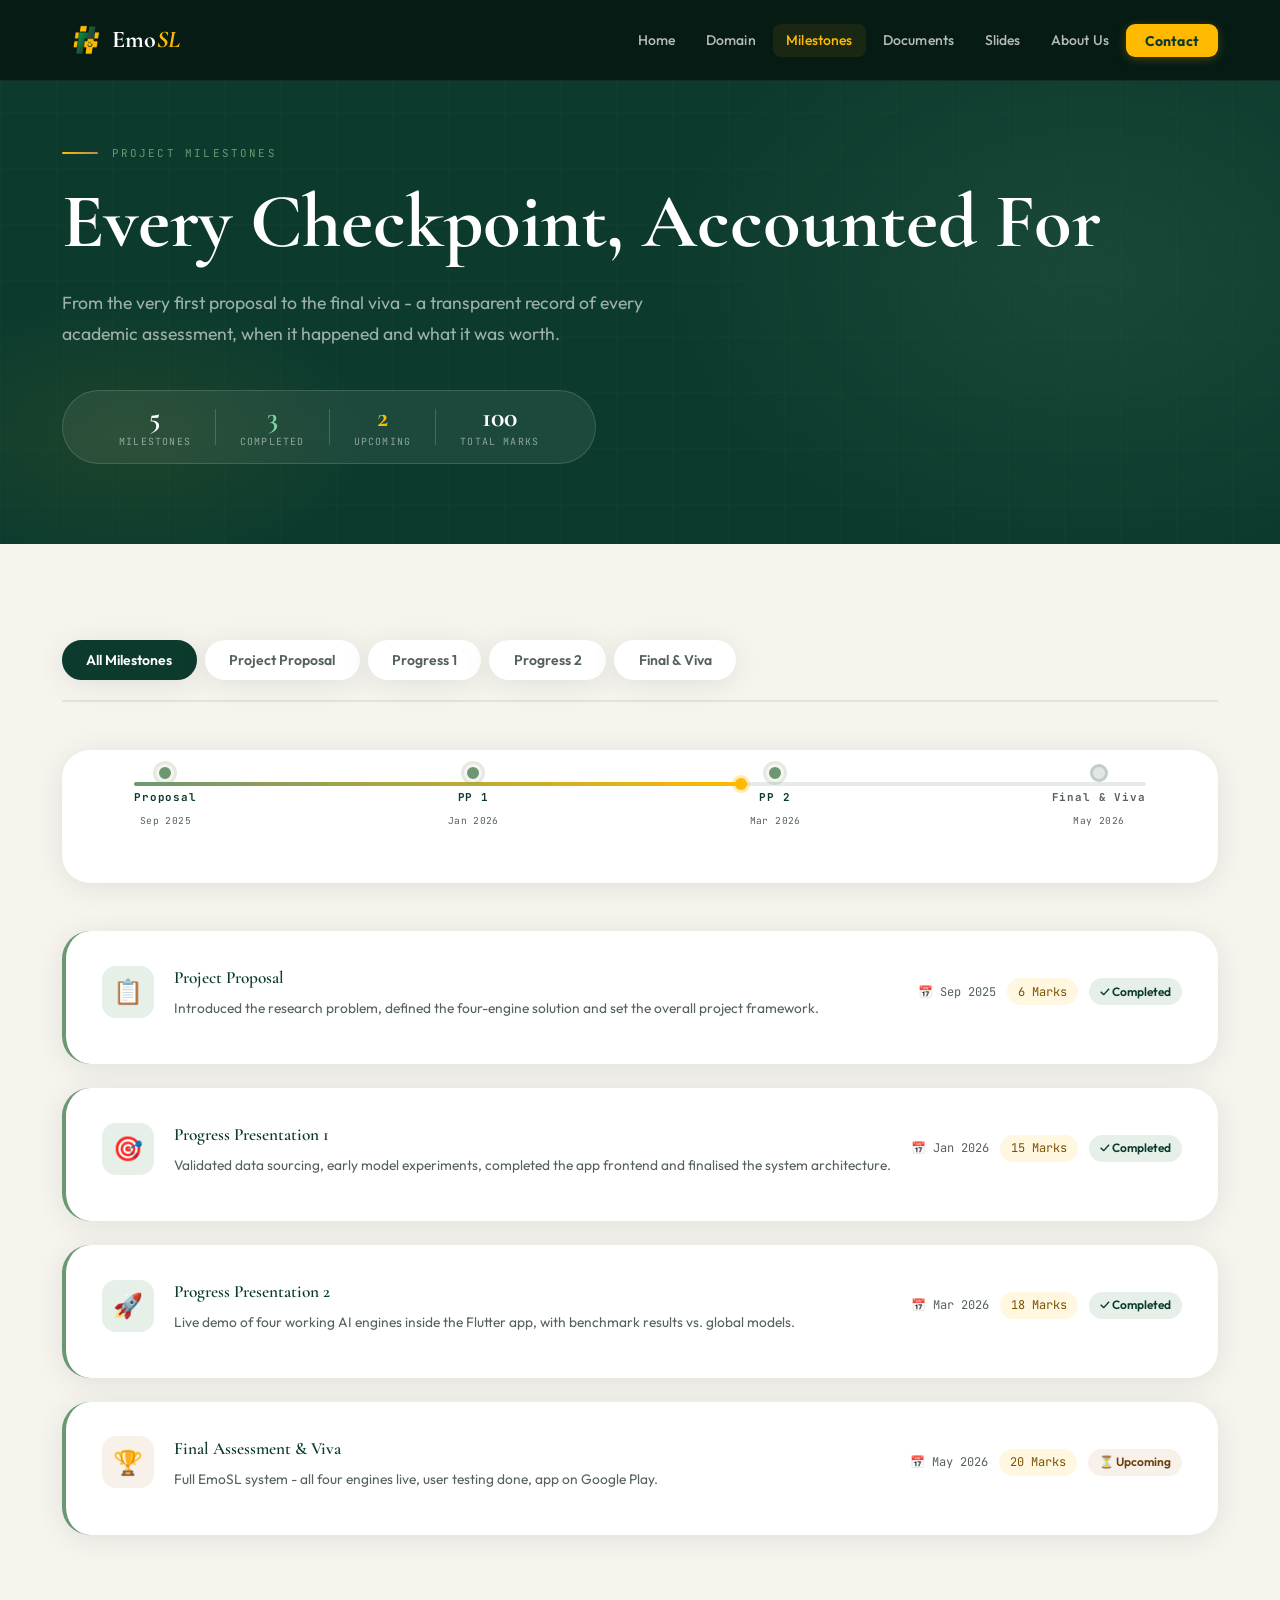
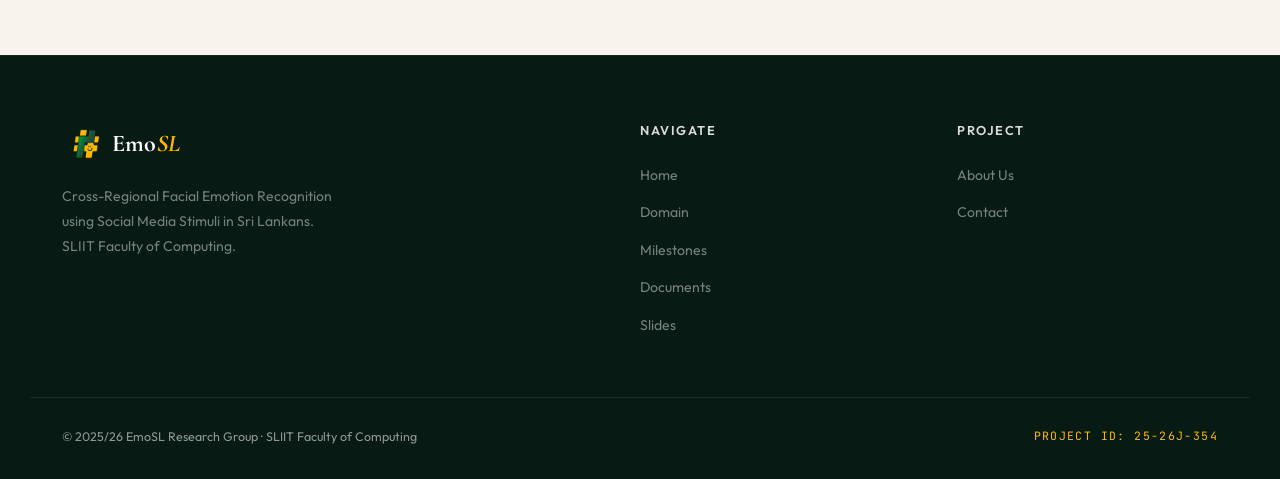
<file: milestones.html>
<!DOCTYPE html>
<html lang="en">
<head>
  <meta charset="UTF-8">
  <meta name="viewport" content="width=device-width, initial-scale=1.0">
  <title>Milestones - EmoSL</title>
  <link rel="stylesheet" href="css/style.css">
  <link rel="stylesheet" href="css/inner-pages.css">
</head>
<body>

<nav class="navbar">
  <div class="nav-inner">
    <a href="index.html" class="nav-logo">
      <img src="assets/logo.png" alt="EmoSL Logo" class="nav-logo-img">
      <span class="nav-logo-text">Emo<em>SL</em></span>
    </a>
    <ul class="nav-links">
      <li><a href="index.html">Home</a></li>
      <li><a href="domain.html">Domain</a></li>
      <li><a href="milestones.html" class="active">Milestones</a></li>
      <li><a href="documents.html">Documents</a></li>
      <li><a href="slides.html">Slides</a></li>
      <li><a href="about.html">About Us</a></li>
      <li><a href="contact.html" class="nav-cta">Contact</a></li>
    </ul>
    <button class="nav-hamburger" aria-label="Menu"><span></span><span></span><span></span></button>
  </div>
</nav>

<section class="page-hero">
  <div class="page-hero-grid"></div>
  <div class="container">
    <div class="ornament">
      <div class="ornament-line"></div>
      <span class="eyebrow">Project Milestones</span>
    </div>
    <h1>Every Checkpoint, Accounted For</h1>
    <p>From the very first proposal to the final viva - a transparent record of every academic assessment, when it happened and what it was worth.</p>

    <div class="milestone-hero-pills">
      <div class="mhp">
        <span class="mhp-num">5</span>
        <span class="mhp-label">Milestones</span>
      </div>
      <div class="mhp-divider"></div>
      <div class="mhp">
        <span class="mhp-num" style="color:#7dd4a0;">3</span>
        <span class="mhp-label">Completed</span>
      </div>
      <div class="mhp-divider"></div>
      <div class="mhp">
        <span class="mhp-num" style="color:var(--mustard);">2</span>
        <span class="mhp-label">Upcoming</span>
      </div>
      <div class="mhp-divider"></div>
      <div class="mhp">
        <span class="mhp-num">100</span>
        <span class="mhp-label">Total Marks</span>
      </div>
    </div>
  </div>
</section>

<section class="section">
  <div class="container">

    <!--
      TAB BUTTONS — each data-tab value must exactly match
      the id of its corresponding tab-panel div below.
      all      → id="all"
      proposal → id="proposal"
      pp1      → id="pp1"
      pp2      → id="pp2"
      final    → id="final"
    -->
    <div class="tabs-bar reveal">
      <button class="tab-btn active" data-tab="all">All Milestones</button>
      <button class="tab-btn" data-tab="proposal">Project Proposal</button>
      <button class="tab-btn" data-tab="pp1">Progress 1</button>
      <button class="tab-btn" data-tab="pp2">Progress 2</button>
      <button class="tab-btn" data-tab="final">Final &amp; Viva</button>
    </div>

    <!-- ===== ALL ===== -->
    <div class="tab-panel active" id="all">

      <div class="timeline-strip reveal">
        <div class="tl-track">
          <div class="tl-fill" style="width:60%"></div>
        </div>
        <div class="tl-nodes">
          <div class="tl-node done">
            <div class="tl-dot"></div>
            <span class="tl-label">Proposal</span>
            <span class="tl-date">Sep 2025</span>
          </div>
          <div class="tl-node done">
            <div class="tl-dot"></div>
            <span class="tl-label">PP 1</span>
            <span class="tl-date">Jan 2026</span>
          </div>
          <div class="tl-node done">
            <div class="tl-dot"></div>
            <span class="tl-label">PP 2</span>
            <span class="tl-date">Mar 2026</span>
          </div>
          <div class="tl-node upcoming">
            <div class="tl-dot"></div>
            <span class="tl-label">Final &amp; Viva</span>
            <span class="tl-date">May 2026</span>
          </div>
        </div>
      </div>

      <div class="milestone-card reveal">
        <div class="mc-head">
          <div class="mc-icon-wrap mc-icon-done">📋</div>
          <div class="mc-title-block">
            <h4>Project Proposal</h4>
            <p>Introduced the research problem, defined the four-engine solution and set the overall project framework.</p>
          </div>
          <div class="mc-meta">
            <span class="mc-date">📅 Sep 2025</span>
            <span class="mc-marks">6 Marks</span>
            <span class="mc-done">✓ Completed</span>
          </div>
        </div>
      </div>

      <div class="milestone-card reveal reveal-delay-1">
        <div class="mc-head">
          <div class="mc-icon-wrap mc-icon-done">🎯</div>
          <div class="mc-title-block">
            <h4>Progress Presentation 1</h4>
            <p>Validated data sourcing, early model experiments, completed the app frontend and finalised the system architecture.</p>
          </div>
          <div class="mc-meta">
            <span class="mc-date">📅 Jan 2026</span>
            <span class="mc-marks">15 Marks</span>
            <span class="mc-done">✓ Completed</span>
          </div>
        </div>
      </div>

      <div class="milestone-card reveal reveal-delay-2">
        <div class="mc-head">
          <div class="mc-icon-wrap mc-icon-done">🚀</div>
          <div class="mc-title-block">
            <h4>Progress Presentation 2</h4>
            <p>Live demo of four working AI engines inside the Flutter app, with benchmark results vs. global models.</p>
          </div>
          <div class="mc-meta">
            <span class="mc-date">📅 Mar 2026</span>
            <span class="mc-marks">18 Marks</span>
            <span class="mc-done">✓ Completed</span>
          </div>
        </div>
      </div>

      <div class="milestone-card reveal reveal-delay-3">
        <div class="mc-head">
          <div class="mc-icon-wrap mc-icon-upcoming">🏆</div>
          <div class="mc-title-block">
            <h4>Final Assessment &amp; Viva</h4>
            <p>Full EmoSL system - all four engines live, user testing done, app on Google Play.</p>
          </div>
          <div class="mc-meta">
            <span class="mc-date">📅 May 2026</span>
            <span class="mc-marks">20 Marks</span>
            <span class="mc-pending">⏳ Upcoming</span>
          </div>
        </div>
      </div>

    </div>

    <!-- ===== PROPOSAL ===== -->
    <div class="tab-panel" id="proposal">
      <div class="milestone-card milestone-card-detail">
        <div class="mcd-top">
          <div class="mcd-icon">📋</div>
          <div>
            <h4>Project Proposal</h4>
            <div class="mc-meta" style="margin-top:0.5rem;">
              <span class="mc-date">📅 September 2025</span>
              <span class="mc-marks">6 Marks — 6%</span>
              <span class="mc-done">✓ Completed</span>
            </div>
          </div>
        </div>
        <p>Established the core thesis that existing Emotion AI systems fail Sri Lankans due to demographic bias and outlined the four-engine architecture, mobile-first delivery and three-phase commercialisation roadmap.</p>
        <div class="mcd-tags">
          <span class="tag tag-green">Research Problem Defined</span>
          <span class="tag tag-gold">Objectives Formalised</span>
          <span class="tag tag-tan">Methodology Scoped</span>
          <span class="tag tag-dark">Architecture Proposed</span>
        </div>
      </div>
    </div>

    <!-- ===== PP1 ===== -->
    <div class="tab-panel" id="pp1">
      <div class="milestone-card milestone-card-detail">
        <div class="mcd-top">
          <div class="mcd-icon">🎯</div>
          <div>
            <h4>Progress Presentation 1</h4>
            <div class="mc-meta" style="margin-top:0.5rem;">
              <span class="mc-date">📅 January 2026</span>
              <span class="mc-marks">15 Marks — 15%</span>
              <span class="mc-done">✓ Completed</span>
            </div>
          </div>
        </div>
        <p>Data sourcing protocols approved, system architecture signed off by supervisors and all four research sub-streams demonstrated working environments with early proof-of-concept results on localised data.</p>
        <div class="mcd-tags">
          <span class="tag tag-green">Data Protocol Approved</span>
          <span class="tag tag-gold">Architecture Confirmed</span>
          <span class="tag tag-tan">Prototype Demonstrated</span>
          <span class="tag tag-dark">All 4 Streams Active</span>
        </div>
      </div>
    </div>

    <!-- ===== PP2 ===== -->
    <div class="tab-panel" id="pp2">
      <div class="milestone-card milestone-card-detail">
        <div class="mcd-top">
          <div class="mcd-icon">🚀</div>
          <div>
            <h4>Progress Presentation 2</h4>
            <div class="mc-meta" style="margin-top:0.5rem;">
              <span class="mc-date">📅 March 2026</span>
              <span class="mc-marks">18 Marks — 18%</span>
              <span class="mc-done">✓ Completed</span>
            </div>
          </div>
        </div>
        <p>Four fully operational engines demoed live inside the Flutter app. Benchmarks showed measurable accuracy gains over global baselines on Sri Lankan test data.</p>
        <div class="mcd-tags">
          <span class="tag tag-green">4 Engines Live</span>
          <span class="tag tag-gold">Mobile Demo Done</span>
          <span class="tag tag-tan">Benchmarks Shown</span>
          <span class="tag tag-dark">System Integrated</span>
        </div>
      </div>
    </div>

    <!-- ===== FINAL & VIVA — id="final" matches data-tab="final" ===== -->
    <div class="tab-panel" id="final">
      <div class="milestone-card milestone-card-detail milestone-card-upcoming">
        <div class="mcd-top">
          <div class="mcd-icon">🏆</div>
          <div>
            <h4>Final Assessment &amp; Viva</h4>
            <div class="mc-meta" style="margin-top:0.5rem;">
              <span class="mc-date">📅 May 2026</span>
              <span class="mc-marks">20 Marks - 20%</span>
              <span class="mc-pending">⏳ Upcoming</span>
            </div>
          </div>
        </div>
        <p>Complete EmoSL app presented, with all four AI engines integrated, user acceptance testing conducted with the 20-39 demographic and the full app live on Google Play.</p>
        <div class="mcd-tags">
          <span class="tag tag-tan">Final Assessment - 10 Marks</span>
          <span class="tag tag-tan">Viva - 10 Marks</span>
        </div>
      </div>
    </div>

  </div>
</section>

<footer>
  <div class="footer-inner">
    <div class="footer-brand">
      <a href="index.html" class="nav-logo" style="text-decoration:none;">
        <img src="assets/logo.png" alt="EmoSL Logo" class="nav-logo-img">
        <span class="nav-logo-text">Emo<em>SL</em></span>
      </a>
      <p>Cross-Regional Facial Emotion Recognition using Social Media Stimuli in Sri Lankans. SLIIT Faculty of Computing.</p>
    </div>
    <div class="footer-col">
      <h5>Navigate</h5>
      <ul>
        <li><a href="index.html">Home</a></li>
        <li><a href="domain.html">Domain</a></li>
        <li><a href="milestones.html">Milestones</a></li>
        <li><a href="documents.html">Documents</a></li>
        <li><a href="slides.html">Slides</a></li>
      </ul>
    </div>
    <div class="footer-col">
      <h5>Project</h5>
      <ul>
        <li><a href="about.html">About Us</a></li>
        <li><a href="contact.html">Contact</a></li>
      </ul>
    </div>
  </div>
  <div class="footer-bottom">
    <p>© 2025/26 EmoSL Research Group · SLIIT Faculty of Computing</p>
    <span class="project-id">PROJECT ID: 25-26J-354</span>
  </div>
</footer>

<script src="js/main.js"></script>
</body>
</html>
</file>
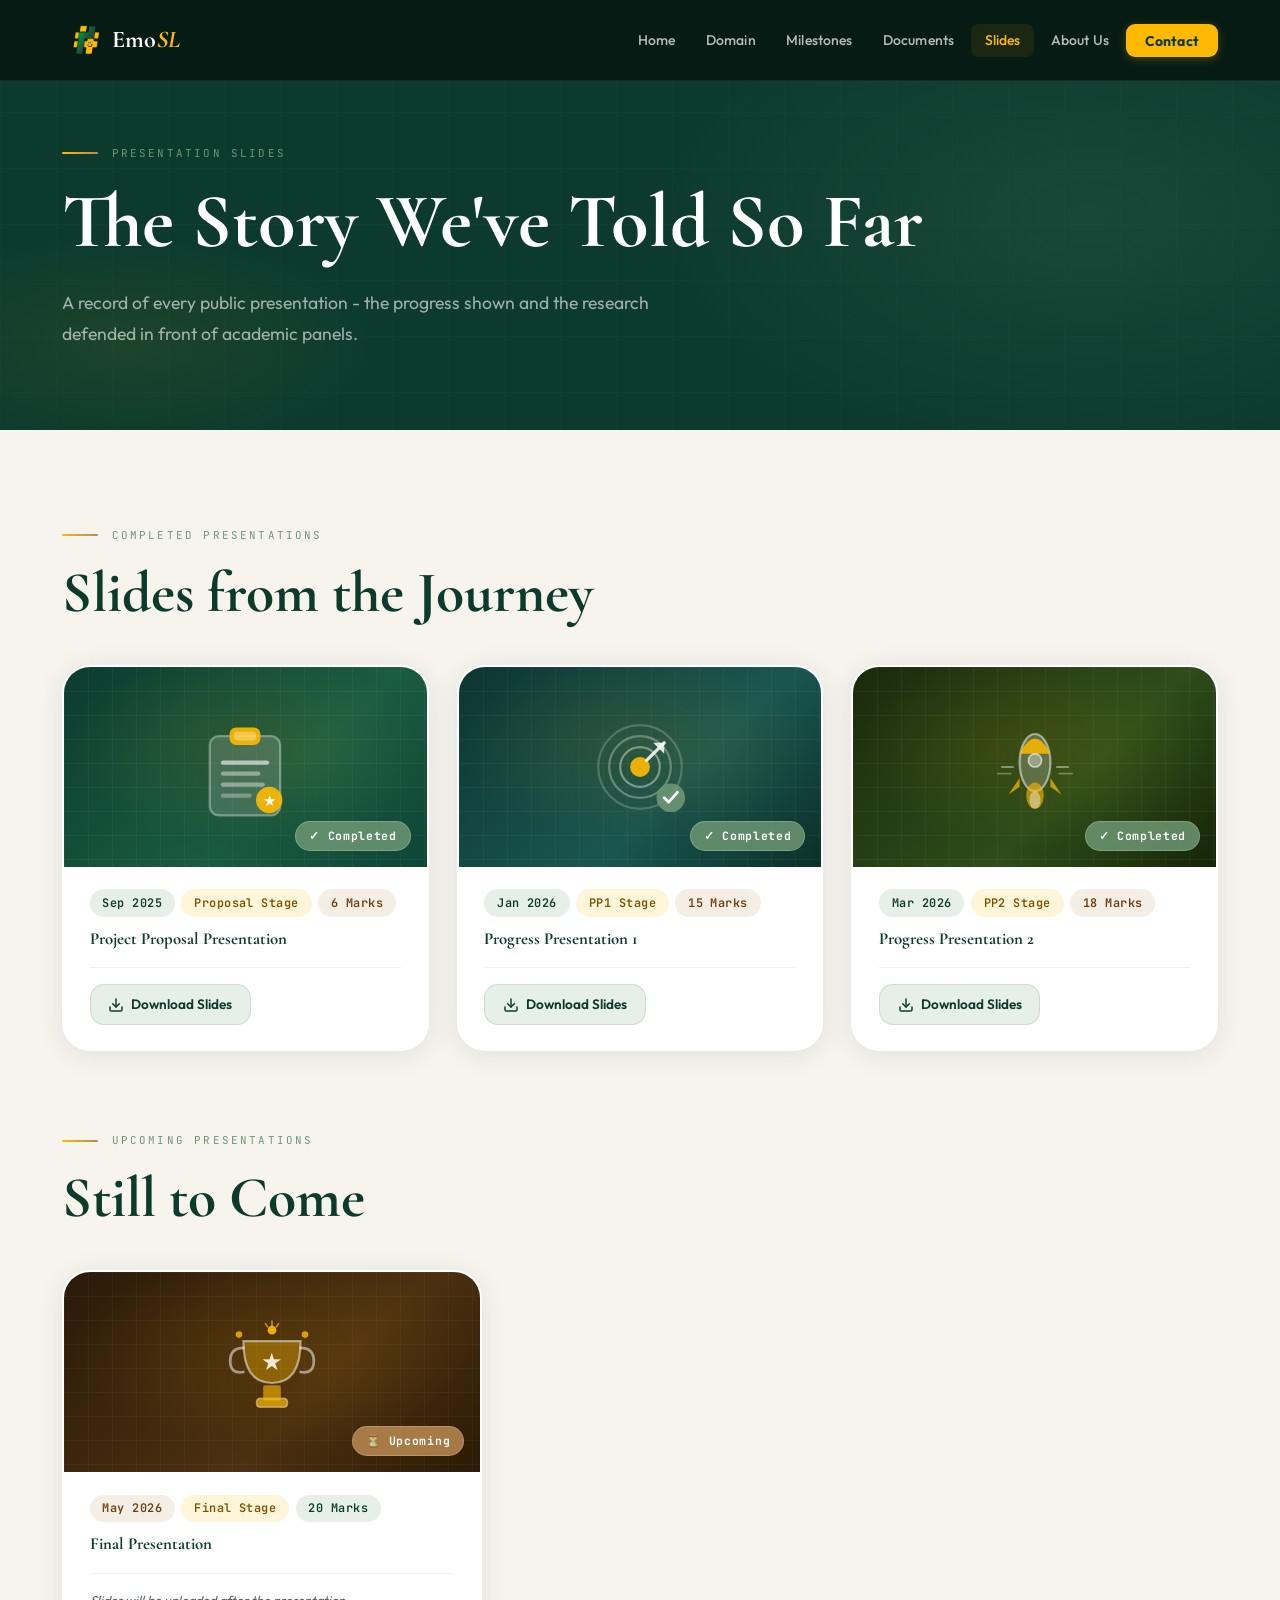
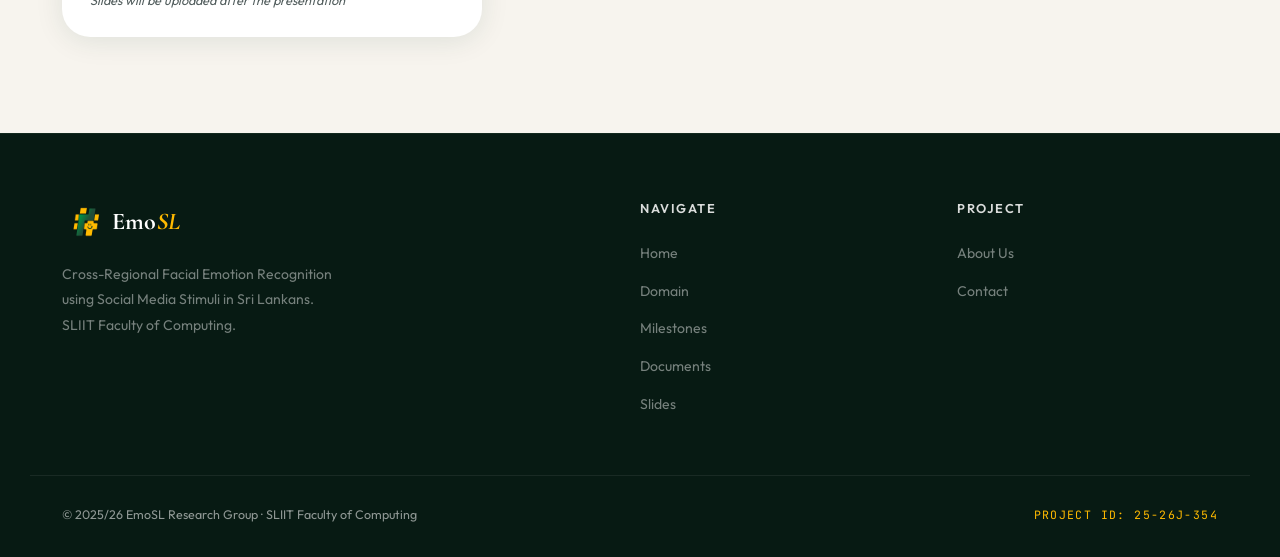
<file: slides.html>
<!DOCTYPE html>
<html lang="en">
<head>
  <meta charset="UTF-8">
  <meta name="viewport" content="width=device-width, initial-scale=1.0">
  <title>Slides - EmoSL</title>
  <link rel="stylesheet" href="css/style.css">
  <link rel="stylesheet" href="css/inner-pages.css">
</head>
<body>

<nav class="navbar">
  <div class="nav-inner">
    <a href="index.html" class="nav-logo">
      <img src="assets/logo.png" alt="EmoSL Logo" class="nav-logo-img">
      <span class="nav-logo-text">Emo<em>SL</em></span>
    </a>
    <ul class="nav-links">
      <li><a href="index.html">Home</a></li>
      <li><a href="domain.html">Domain</a></li>
      <li><a href="milestones.html">Milestones</a></li>
      <li><a href="documents.html">Documents</a></li>
      <li><a href="slides.html" class="active">Slides</a></li>
      <li><a href="about.html">About Us</a></li>
      <li><a href="contact.html" class="nav-cta">Contact</a></li>
    </ul>
    <button class="nav-hamburger" aria-label="Menu"><span></span><span></span><span></span></button>
  </div>
</nav>

<section class="page-hero">
  <div class="page-hero-grid"></div>
  <div class="container">
    <div class="ornament">
      <div class="ornament-line"></div>
      <span class="eyebrow">Presentation Slides</span>
    </div>
    <h1>The Story We've Told So Far</h1>
    <p>A record of every public presentation - the progress shown and the research defended in front of academic panels.</p>
  </div>
</section>

<section class="section">
  <div class="container">

    <!-- ====== COMPLETED ====== -->
    <div class="ornament reveal"><div class="ornament-line"></div><span class="eyebrow">Completed Presentations</span></div>
    <h2 class="section-title reveal" style="margin-bottom:2.5rem;">Slides from the Journey</h2>

    <div class="slides-grid-v2">

      <!-- ══ SLIDE 1 — Proposal ══
           👉 REPLACE href="#" IN THE DOWNLOAD BUTTON BELOW WITH YOUR GOOGLE DRIVE LINK FOR PROPOSAL SLIDES -->
      <div class="slide-card-v2 reveal">
        <div class="scv2-thumb">
          <div class="scv2-bg scv2-bg-proposal"></div>
          <div class="scv2-illustration">
            <svg viewBox="0 0 100 100" fill="none" xmlns="http://www.w3.org/2000/svg">
              <!-- clipboard base -->
              <rect x="18" y="22" width="64" height="72" rx="8" fill="rgba(255,255,255,0.15)" stroke="rgba(255,255,255,0.35)" stroke-width="2"/>
              <!-- clip top -->
              <rect x="36" y="14" width="28" height="16" rx="6" fill="rgba(255,186,0,0.9)"/>
              <rect x="40" y="18" width="20" height="8" rx="3" fill="rgba(255,255,255,0.3)"/>
              <!-- document lines -->
              <rect x="28" y="44" width="44" height="4" rx="2" fill="rgba(255,255,255,0.6)"/>
              <rect x="28" y="54" width="36" height="4" rx="2" fill="rgba(255,255,255,0.4)"/>
              <rect x="28" y="64" width="40" height="4" rx="2" fill="rgba(255,255,255,0.4)"/>
              <rect x="28" y="74" width="28" height="4" rx="2" fill="rgba(255,255,255,0.3)"/>
              <!-- star badge -->
              <circle cx="72" cy="80" r="12" fill="rgba(255,186,0,0.9)"/>
              <text x="72" y="85" font-size="14" fill="white" text-anchor="middle">★</text>
            </svg>
          </div>
          <div class="scv2-status-badge scv2-done">✓ Completed</div>
        </div>
        <div class="scv2-body">
          <div class="scv2-meta">
            <span class="tag tag-green">Sep 2025</span>
            <span class="tag tag-gold">Proposal Stage</span>
            <span class="tag tag-tan">6 Marks</span>
          </div>
          <h4>Project Proposal Presentation</h4>
          <div class="scv2-footer">
            <!-- 👉 REPLACE THE href="#" BELOW WITH YOUR GOOGLE DRIVE LINK FOR PROPOSAL SLIDES -->
            <a href="https://drive.google.com/drive/folders/1y-gkf_rPpZ0nibENQXfbt4B7pU6-uGej?usp=drive_link"
               target="_blank" rel="noopener" class="scv2-download">
              <svg width="16" height="16" viewBox="0 0 24 24" fill="none" stroke="currentColor" stroke-width="2.2" stroke-linecap="round" stroke-linejoin="round">
                <path d="M21 15v4a2 2 0 0 1-2 2H5a2 2 0 0 1-2-2v-4"/>
                <polyline points="7 10 12 15 17 10"/>
                <line x1="12" y1="15" x2="12" y2="3"/>
              </svg>
              Download Slides
            </a>
          </div>
        </div>
      </div>

      <!-- ══ SLIDE 2 — PP1 ══
           👉 REPLACE href="#" IN THE DOWNLOAD BUTTON BELOW WITH YOUR GOOGLE DRIVE LINK FOR PP1 SLIDES -->
      <div class="slide-card-v2 reveal reveal-delay-1">
        <div class="scv2-thumb">
          <div class="scv2-bg scv2-bg-pp1"></div>
          <div class="scv2-illustration">
            <svg viewBox="0 0 100 100" fill="none" xmlns="http://www.w3.org/2000/svg">
              <!-- target rings -->
              <circle cx="50" cy="50" r="38" stroke="rgba(255,255,255,0.2)" stroke-width="2" fill="none"/>
              <circle cx="50" cy="50" r="28" stroke="rgba(255,255,255,0.3)" stroke-width="2" fill="none"/>
              <circle cx="50" cy="50" r="18" stroke="rgba(255,255,255,0.4)" stroke-width="2" fill="none"/>
              <circle cx="50" cy="50" r="9" fill="rgba(255,186,0,0.9)"/>
              <!-- arrow -->
              <line x1="72" y1="28" x2="56" y2="44" stroke="rgba(255,255,255,0.85)" stroke-width="3" stroke-linecap="round"/>
              <polygon points="72,28 62,28 72,38" fill="rgba(255,255,255,0.85)"/>
              <!-- checkmark badge -->
              <circle cx="78" cy="78" r="13" fill="rgba(109,151,115,0.9)"/>
              <path d="M72 78 L76 82 L84 73" stroke="white" stroke-width="2.5" stroke-linecap="round" stroke-linejoin="round"/>
            </svg>
          </div>
          <div class="scv2-status-badge scv2-done">✓ Completed</div>
        </div>
        <div class="scv2-body">
          <div class="scv2-meta">
            <span class="tag tag-green">Jan 2026</span>
            <span class="tag tag-gold">PP1 Stage</span>
            <span class="tag tag-tan">15 Marks</span>
          </div>
          <h4>Progress Presentation 1</h4>
          <div class="scv2-footer">
            <!-- 👉 REPLACE THE href="#" BELOW WITH YOUR GOOGLE DRIVE LINK FOR PP1 SLIDES -->
            <a href="https://drive.google.com/drive/folders/1BQ3jIOfyFIY0TBpVOPbQkfEf4d8AXyEc?usp=drive_link"
               target="_blank" rel="noopener" class="scv2-download">
              <svg width="16" height="16" viewBox="0 0 24 24" fill="none" stroke="currentColor" stroke-width="2.2" stroke-linecap="round" stroke-linejoin="round">
                <path d="M21 15v4a2 2 0 0 1-2 2H5a2 2 0 0 1-2-2v-4"/>
                <polyline points="7 10 12 15 17 10"/>
                <line x1="12" y1="15" x2="12" y2="3"/>
              </svg>
              Download Slides
            </a>
          </div>
        </div>
      </div>

      <!-- ══ SLIDE 3 — PP2 ══
           👉 REPLACE href="#" IN THE DOWNLOAD BUTTON BELOW WITH YOUR GOOGLE DRIVE LINK FOR PP2 SLIDES -->
      <div class="slide-card-v2 reveal reveal-delay-2">
        <div class="scv2-thumb">
          <div class="scv2-bg scv2-bg-pp2"></div>
          <div class="scv2-illustration">
            <svg viewBox="0 0 100 100" fill="none" xmlns="http://www.w3.org/2000/svg">
              <!-- rocket body -->
              <ellipse cx="50" cy="46" rx="14" ry="26" fill="rgba(255,255,255,0.2)" stroke="rgba(255,255,255,0.5)" stroke-width="2"/>
              <!-- nose -->
              <path d="M36 38 Q50 10 64 38" fill="rgba(255,186,0,0.85)" stroke="none"/>
              <!-- window -->
              <circle cx="50" cy="44" r="6" fill="rgba(255,255,255,0.35)" stroke="rgba(255,255,255,0.6)" stroke-width="1.5"/>
              <!-- fins -->
              <path d="M36 60 L26 75 L36 68 Z" fill="rgba(255,186,0,0.7)"/>
              <path d="M64 60 L74 75 L64 68 Z" fill="rgba(255,186,0,0.7)"/>
              <!-- flame -->
              <ellipse cx="50" cy="76" rx="8" ry="12" fill="rgba(255,186,0,0.6)"/>
              <ellipse cx="50" cy="80" rx="5" ry="8" fill="rgba(255,255,255,0.4)"/>
              <!-- speed lines -->
              <line x1="20" y1="50" x2="30" y2="50" stroke="rgba(255,255,255,0.4)" stroke-width="2" stroke-linecap="round"/>
              <line x1="16" y1="56" x2="28" y2="56" stroke="rgba(255,255,255,0.3)" stroke-width="1.5" stroke-linecap="round"/>
              <line x1="70" y1="50" x2="80" y2="50" stroke="rgba(255,255,255,0.4)" stroke-width="2" stroke-linecap="round"/>
              <line x1="72" y1="56" x2="84" y2="56" stroke="rgba(255,255,255,0.3)" stroke-width="1.5" stroke-linecap="round"/>
            </svg>
          </div>
          <div class="scv2-status-badge scv2-done">✓ Completed</div>
        </div>
        <div class="scv2-body">
          <div class="scv2-meta">
            <span class="tag tag-green">Mar 2026</span>
            <span class="tag tag-gold">PP2 Stage</span>
            <span class="tag tag-tan">18 Marks</span>
          </div>
          <h4>Progress Presentation 2</h4>
          <div class="scv2-footer">
            <!-- 👉 REPLACE THE href="#" BELOW WITH YOUR GOOGLE DRIVE LINK FOR PP2 SLIDES -->
            <a href="https://drive.google.com/drive/folders/1G-u6OXnfHFuVJIrfDvQ6SB4dyLqbr2g_?usp=drive_link"
               target="_blank" rel="noopener" class="scv2-download">
              <svg width="16" height="16" viewBox="0 0 24 24" fill="none" stroke="currentColor" stroke-width="2.2" stroke-linecap="round" stroke-linejoin="round">
                <path d="M21 15v4a2 2 0 0 1-2 2H5a2 2 0 0 1-2-2v-4"/>
                <polyline points="7 10 12 15 17 10"/>
                <line x1="12" y1="15" x2="12" y2="3"/>
              </svg>
              Download Slides
            </a>
          </div>
        </div>
      </div>

    </div>

    <!-- ====== UPCOMING — one card only ====== -->
    <div class="ornament reveal" style="margin-top:5rem;"><div class="ornament-line"></div><span class="eyebrow">Upcoming Presentations</span></div>
    <h2 class="section-title reveal" style="margin-bottom:2.5rem;">Still to Come</h2>

    <div class="slides-upcoming-wrap reveal">
      <div class="slide-card-v2 slide-upcoming">
        <div class="scv2-thumb">
          <div class="scv2-bg scv2-bg-final"></div>
          <div class="scv2-illustration">
            <svg viewBox="0 0 100 100" fill="none" xmlns="http://www.w3.org/2000/svg">
              <!-- trophy cup -->
              <rect x="36" y="74" width="28" height="8" rx="3" fill="rgba(255,186,0,0.7)" stroke="rgba(255,255,255,0.4)" stroke-width="1.5"/>
              <rect x="42" y="62" width="16" height="14" rx="2" fill="rgba(255,186,0,0.6)"/>
              <!-- cup body -->
              <path d="M24 22 Q24 60 50 60 Q76 60 76 22 Z" fill="rgba(255,186,0,0.35)" stroke="rgba(255,255,255,0.5)" stroke-width="2"/>
              <!-- handles -->
              <path d="M24 28 Q12 28 12 40 Q12 52 24 50" stroke="rgba(255,255,255,0.5)" stroke-width="2.5" fill="none" stroke-linecap="round"/>
              <path d="M76 28 Q88 28 88 40 Q88 52 76 50" stroke="rgba(255,255,255,0.5)" stroke-width="2.5" fill="none" stroke-linecap="round"/>
              <!-- star inside -->
              <text x="50" y="48" font-size="22" text-anchor="middle" fill="rgba(255,255,255,0.85)">★</text>
              <!-- sparkles -->
              <circle cx="20" cy="16" r="3" fill="rgba(255,186,0,0.8)"/>
              <circle cx="80" cy="16" r="3" fill="rgba(255,186,0,0.8)"/>
              <circle cx="50" cy="12" r="4" fill="rgba(255,186,0,0.9)"/>
              <line x1="50" y1="8" x2="50" y2="4" stroke="rgba(255,186,0,0.7)" stroke-width="1.5" stroke-linecap="round"/>
              <line x1="46" y1="9" x2="44" y2="6" stroke="rgba(255,186,0,0.7)" stroke-width="1.5" stroke-linecap="round"/>
              <line x1="54" y1="9" x2="56" y2="6" stroke="rgba(255,186,0,0.7)" stroke-width="1.5" stroke-linecap="round"/>
            </svg>
          </div>
          <div class="scv2-status-badge scv2-upcoming-badge">⏳ Upcoming</div>
        </div>
        <div class="scv2-body">
          <div class="scv2-meta">
            <span class="tag tag-tan">May 2026</span>
            <span class="tag tag-gold">Final Stage</span>
            <span class="tag tag-green">20 Marks</span>
          </div>
          <h4>Final Presentation</h4>
          <div class="scv2-footer">
            <span class="scv2-pending-note">Slides will be uploaded after the presentation</span>
          </div>
        </div>
      </div>
    </div>

  </div>
</section>

<footer>
  <div class="footer-inner">
    <div class="footer-brand">
      <a href="index.html" class="nav-logo" style="text-decoration:none;">
        <img src="assets/logo.png" alt="EmoSL Logo" class="nav-logo-img">
        <span class="nav-logo-text">Emo<em>SL</em></span>
      </a>
      <p>Cross-Regional Facial Emotion Recognition using Social Media Stimuli in Sri Lankans. SLIIT Faculty of Computing.</p>
    </div>
    <div class="footer-col">
      <h5>Navigate</h5>
      <ul>
        <li><a href="index.html">Home</a></li>
        <li><a href="domain.html">Domain</a></li>
        <li><a href="milestones.html">Milestones</a></li>
        <li><a href="documents.html">Documents</a></li>
        <li><a href="slides.html">Slides</a></li>
      </ul>
    </div>
    <div class="footer-col">
      <h5>Project</h5>
      <ul>
        <li><a href="about.html">About Us</a></li>
        <li><a href="contact.html">Contact</a></li>
      </ul>
    </div>
  </div>
  <div class="footer-bottom">
    <p>© 2025/26 EmoSL Research Group · SLIIT Faculty of Computing</p>
    <span class="project-id">PROJECT ID: 25-26J-354</span>
  </div>
</footer>
<script src="js/main.js"></script>
</body>
</html>
</file>
<file: css/style.css>
/* ============================================================
   EmoSL — Global Styles
   ============================================================ */

@import url('https://fonts.googleapis.com/css2?family=Cormorant+Garamond:ital,wght@0,600;0,700;1,600&family=Outfit:wght@300;400;500;600;700&family=JetBrains+Mono:wght@400;700&display=swap');

:root {
  --dark-green:    #0C3B2E;
  --sage-green:    #6D9773;
  --tan-brown:     #BB8A52;
  --mustard:       #FFBA00;
  --white:         #FFFFFF;
  --off-white:     #F7F4EE;
  --light-sage:    #E6EFE8;
  --dark-bg:       #071A13;
  --text-main:     #1a1a1a;
  --text-muted:    #556060;
  --border:        rgba(12,59,46,0.1);

  --font-display: 'Cormorant Garamond', serif;
  --font-body:    'Outfit', sans-serif;
  --font-mono:    'JetBrains Mono', monospace;

  --radius:    14px;
  --radius-lg: 28px;
  --radius-xl: 40px;
  --shadow:    0 4px 28px rgba(12,59,46,0.10);
  --shadow-lg: 0 16px 56px rgba(12,59,46,0.18);
  --shadow-gold: 0 8px 32px rgba(255,186,0,0.2);
  --transition: 0.38s cubic-bezier(0.4,0,0.2,1);
}

*, *::before, *::after { box-sizing: border-box; margin: 0; padding: 0; }
html { scroll-behavior: smooth; font-size: 16px; }

body {
  font-family: var(--font-body);
  background: var(--off-white);
  color: var(--text-main);
  line-height: 1.7;
  overflow-x: hidden;
}

/* ============================================================
   TYPOGRAPHY
   ============================================================ */
h1, h2, h3 { font-family: var(--font-display); line-height: 1.15; }
h1 { font-size: clamp(2.8rem, 6vw, 5.5rem); font-weight: 700; }
h2 { font-size: clamp(2rem, 4vw, 3.5rem); font-weight: 700; }
h3 { font-size: clamp(1.3rem, 2.5vw, 2rem); font-weight: 600; }
h4 { font-size: 1.05rem; font-family: var(--font-body); font-weight: 600; }
p  { max-width: 66ch; }

.eyebrow {
  font-family: var(--font-mono);
  font-size: 0.68rem;
  letter-spacing: 0.2em;
  text-transform: uppercase;
  color: var(--sage-green);
  display: inline-block;
}

.section-title {
  font-family: var(--font-display);
  font-size: clamp(2.2rem, 4.5vw, 3.8rem);
  color: var(--dark-green);
  line-height: 1.12;
  margin-bottom: 0.6rem;
}

.section-sub {
  font-size: 1.05rem;
  color: var(--text-muted);
  max-width: 54ch;
  line-height: 1.75;
  margin-bottom: 3.5rem;
}

/* ============================================================
   LAYOUT
   ============================================================ */
.container { max-width: 1220px; margin: 0 auto; padding: 0 2rem; }
.section    { padding: 6rem 0; }
.section-alt  { background: var(--light-sage); }
.section-dark { background: var(--dark-green); color: var(--white); }
.section-dark .section-title { color: var(--mustard); }
.section-dark .section-sub   { color: rgba(255,255,255,0.65); }
.section-dark .eyebrow       { color: var(--sage-green); }

/* ============================================================
   ORNAMENT / DIVIDER
   ============================================================ */
.ornament {
  display: flex;
  align-items: center;
  gap: 0.85rem;
  margin-bottom: 1rem;
}
.ornament-line {
  width: 36px;
  height: 2px;
  background: linear-gradient(90deg, var(--mustard), var(--tan-brown));
  border-radius: 2px;
  flex-shrink: 0;
}

/* ============================================================
   NAVBAR
   ============================================================ */
.navbar {
  position: fixed; top: 0; left: 0; right: 0; z-index: 1000;
  background: rgba(7,26,19,0.95);
  backdrop-filter: blur(16px);
  border-bottom: 1px solid rgba(109,151,115,0.15);
  transition: var(--transition);
}

.nav-inner {
  display: flex; align-items: center; justify-content: space-between;
  padding: 1rem 2rem; max-width: 1220px; margin: 0 auto;
}

.nav-logo {
  display: flex; align-items: center; gap: 2px; text-decoration: none;
}

.nav-logo-img {
  width: 48px;
  height: 48px;
  object-fit: contain;
}

.nav-logo-mark {
  width: 36px; height: 36px;
  background: linear-gradient(135deg, var(--mustard), var(--tan-brown));
  border-radius: 9px;
  display: flex; align-items: center; justify-content: center;
  font-size: 1.1rem;
  box-shadow: 0 2px 12px rgba(255,186,0,0.3);
}

.nav-logo-text {
  font-family: var(--font-display);
  font-size: 1.5rem;
  color: var(--white);
  font-weight: 700;
  letter-spacing: 0.01em;
  line-height: 1;
}
.nav-logo-text em { color: var(--mustard); font-style: italic; }

.nav-links {
  display: flex; gap: 0.2rem; list-style: none; align-items: center;
}

.nav-links a {
  color: rgba(255,255,255,0.7);
  text-decoration: none;
  font-size: 0.875rem;
  font-weight: 500;
  padding: 0.45rem 0.85rem;
  border-radius: 8px;
  transition: var(--transition);
  font-family: var(--font-body);
  letter-spacing: 0.01em;
}

.nav-links a:hover, .nav-links a.active {
  color: var(--mustard);
  background: rgba(255,186,0,0.08);
}

.nav-cta {
  background: var(--mustard) !important;
  color: var(--dark-green) !important;
  font-weight: 700 !important;
  padding: 0.48rem 1.2rem !important;
  border-radius: 9px !important;
  box-shadow: 0 2px 10px rgba(255,186,0,0.25) !important;
}
.nav-cta:hover {
  background: var(--tan-brown) !important;
  color: var(--white) !important;
  box-shadow: 0 4px 16px rgba(187,138,82,0.3) !important;
}

.nav-hamburger {
  display: none; flex-direction: column; gap: 5px;
  cursor: pointer; padding: 5px; background: none; border: none;
}
.nav-hamburger span {
  display: block; width: 22px; height: 2px;
  background: var(--white); transition: var(--transition);
  border-radius: 2px;
}

/* ============================================================
   BUTTONS
   ============================================================ */
.btn {
  display: inline-flex; align-items: center; gap: 0.5rem;
  padding: 0.9rem 2.2rem; border-radius: var(--radius);
  font-family: var(--font-body); font-size: 0.95rem; font-weight: 600;
  text-decoration: none; cursor: pointer; border: none;
  transition: var(--transition); letter-spacing: 0.02em;
  white-space: nowrap;
}

.btn-primary {
  background: var(--mustard); color: var(--dark-green);
  box-shadow: 0 4px 16px rgba(255,186,0,0.25);
}
.btn-primary:hover {
  background: var(--tan-brown); color: var(--white);
  transform: translateY(-2px); box-shadow: 0 8px 24px rgba(187,138,82,0.3);
}

.btn-outline {
  background: transparent; color: var(--white);
  border: 1.5px solid rgba(255,255,255,0.35);
}
.btn-outline:hover {
  border-color: var(--mustard); color: var(--mustard);
  transform: translateY(-2px); background: rgba(255,186,0,0.06);
}

.btn-dark {
  background: var(--dark-green); color: var(--white);
}
.btn-dark:hover {
  background: var(--sage-green);
  transform: translateY(-2px); box-shadow: var(--shadow);
}

.btn-sm {
  padding: 0.6rem 1.4rem; font-size: 0.85rem;
}

/* ============================================================
   CARDS
   ============================================================ */
.card {
  background: var(--white);
  border-radius: var(--radius-lg);
  padding: 2.25rem;
  box-shadow: var(--shadow);
  transition: var(--transition);
  border: 1px solid var(--border);
}
.card:hover {
  transform: translateY(-6px);
  box-shadow: var(--shadow-lg);
}

/* ============================================================
   TAGS & BADGES
   ============================================================ */
.tag {
  display: inline-block;
  padding: 0.22rem 0.8rem;
  border-radius: 99px;
  font-size: 0.74rem; font-weight: 600;
  font-family: var(--font-mono);
  letter-spacing: 0.04em;
}
.tag-green { background: var(--light-sage);           color: var(--dark-green); }
.tag-gold  { background: rgba(255,186,0,0.15);        color: #7a5200; }
.tag-tan   { background: rgba(187,138,82,0.15);       color: #6b3e10; }
.tag-dark  { background: rgba(12,59,46,0.1);          color: var(--dark-green); }

/* ============================================================
   FOOTER
   ============================================================ */
footer {
  background: var(--dark-bg);
  color: rgba(255,255,255,0.55);
  padding: 4rem 0 2rem;
  border-top: 1px solid rgba(109,151,115,0.12);
}

.footer-inner {
  display: grid; grid-template-columns: 2fr 1fr 1fr; gap: 3.5rem;
  max-width: 1220px; margin: 0 auto; padding: 0 2rem 3rem;
  border-bottom: 1px solid rgba(255,255,255,0.07);
}

.footer-brand p {
  font-size: 0.875rem; margin-top: 1rem; line-height: 1.8;
  max-width: 30ch; color: rgba(255,255,255,0.45);
}

.footer-col h5 {
  color: rgba(255,255,255,0.85); font-family: var(--font-body); font-weight: 600;
  font-size: 0.8rem; letter-spacing: 0.12em; text-transform: uppercase;
  margin-bottom: 1.2rem;
}

.footer-col ul { list-style: none; }
.footer-col ul li { margin-bottom: 0.65rem; }
.footer-col ul a {
  color: rgba(255,255,255,0.45); text-decoration: none;
  font-size: 0.88rem; transition: color 0.2s;
}
.footer-col ul a:hover { color: var(--mustard); }

.footer-bottom {
  max-width: 1220px; margin: 0 auto; padding: 1.75rem 2rem 0;
  display: flex; justify-content: space-between; align-items: center;
  flex-wrap: wrap; gap: 1rem;
}
.footer-bottom p { font-size: 0.78rem; }
.footer-bottom .project-id {
  font-family: var(--font-mono); font-size: 0.72rem;
  color: var(--mustard); letter-spacing: 0.12em;
}

/* ============================================================
   SCROLL ANIMATIONS
   ============================================================ */
.reveal {
  opacity: 0; transform: translateY(32px);
  transition: opacity 0.75s ease, transform 0.75s ease;
}
.reveal.visible { opacity: 1; transform: translateY(0); }
.reveal-delay-1 { transition-delay: 0.12s; }
.reveal-delay-2 { transition-delay: 0.24s; }
.reveal-delay-3 { transition-delay: 0.36s; }
.reveal-delay-4 { transition-delay: 0.48s; }

/* ============================================================
   RESPONSIVE
   ============================================================ */
@media (max-width: 768px) {
  .nav-links {
    display: none; flex-direction: column; position: absolute;
    top: 100%; left: 0; right: 0; background: rgba(7,26,19,0.98);
    padding: 1.5rem 2rem; gap: 0.4rem; border-bottom: 1px solid rgba(109,151,115,0.15);
  }
  .nav-links.open { display: flex; }
  .nav-hamburger { display: flex; }
  .footer-inner { grid-template-columns: 1fr; gap: 2rem; }
  .footer-bottom { flex-direction: column; text-align: center; }
  .section { padding: 4rem 0; }
}
</file>
<file: css/inner-pages.css>
/* ============================================================
   INNER PAGES SHARED STYLES
   ============================================================ */

/* PAGE HERO */
.page-hero {
  background: var(--dark-green);
  padding: 9rem 0 5rem;
  position: relative;
  overflow: hidden;
}
.page-hero::before {
  content: '';
  position: absolute; inset: 0;
  background:
    radial-gradient(ellipse 55% 90% at 85% 50%, rgba(109,151,115,0.14) 0%, transparent 60%),
    radial-gradient(ellipse 35% 45% at 10% 80%, rgba(255,186,0,0.07) 0%, transparent 55%);
  pointer-events: none;
}
.page-hero-grid {
  position: absolute; inset: 0;
  background-image:
    linear-gradient(rgba(109,151,115,0.03) 1px, transparent 1px),
    linear-gradient(90deg, rgba(109,151,115,0.03) 1px, transparent 1px);
  background-size: 56px 56px;
  pointer-events: none;
}
.page-hero .container { position: relative; z-index: 2; }
.page-hero h1 { color: var(--white); margin: 0.75rem 0 1.25rem; }
.page-hero p  { color: rgba(255,255,255,0.6); font-size: 1.1rem; max-width: 50ch; line-height: 1.8; }

/* ============================================================
   DOMAIN PAGE
   ============================================================ */
.lit-grid {
  display: grid;
  grid-template-columns: repeat(auto-fit, minmax(290px,1fr));
  gap: 1.5rem; margin-top: 2.5rem;
}
.lit-card {
  background: var(--white);
  border-radius: var(--radius-lg);
  padding: 2rem;
  box-shadow: var(--shadow);
  border-top: 3px solid var(--sage-green);
  transition: var(--transition);
}
.lit-card:hover { transform: translateY(-5px); box-shadow: var(--shadow-lg); }
.lit-icon { font-size: 2.2rem; margin-bottom: 0.75rem; display: block; }
.lit-card h4 { color: var(--dark-green); margin-bottom: 0.6rem; }
.lit-card p  { font-size: 0.87rem; color: var(--text-muted); max-width: none; line-height: 1.7; margin-bottom: 1rem; }

.gap-grid {
  display: grid;
  grid-template-columns: repeat(auto-fit, minmax(265px,1fr));
  gap: 1.5rem; margin-top: 2.5rem;
}
.gap-card {
  background: rgba(255,255,255,0.06);
  border: 1px solid rgba(255,255,255,0.1);
  border-radius: var(--radius-lg); padding: 2rem;
  transition: var(--transition);
}
.gap-card:hover { background: rgba(255,255,255,0.1); border-color: var(--mustard); transform: translateY(-4px); }
.gap-num  { font-family: var(--font-mono); font-size: 0.65rem; letter-spacing: 0.18em; color: var(--mustard); margin-bottom: 0.75rem; display: block; }
.gap-card h4 { color: var(--white); margin-bottom: 0.5rem; font-size: 1rem; }
.gap-card p  { color: rgba(255,255,255,0.6); font-size: 0.86rem; max-width: none; line-height: 1.7; }

.two-col {
  display: grid; grid-template-columns: 1fr 1fr;
  gap: 5.5rem; align-items: start;
}

.problem-block {
  background: var(--light-sage);
  border-left: 4px solid var(--sage-green);
  border-radius: 0 var(--radius) var(--radius) 0;
  padding: 2rem;
  margin-top: 1.25rem;
}
.problem-block p {
  color: var(--dark-green); font-size: 1rem; line-height: 1.85;
  max-width: none; font-style: italic;
}

.obj-list { margin-top: 1.25rem; }
.obj-item { display: flex; gap: 1.5rem; padding: 1.25rem 0; border-bottom: 1px solid rgba(12,59,46,0.09); }
.obj-n    { font-family: var(--font-mono); font-size: 1.1rem; font-weight: 700; color: var(--mustard); min-width: 32px; padding-top: 0.1rem; }
.obj-item h4 { color: var(--dark-green); margin-bottom: 0.3rem; font-size: 0.98rem; }
.obj-item p  { font-size: 0.86rem; color: var(--text-muted); max-width: none; line-height: 1.7; }

.method-steps { display: grid; gap: 0; margin-top: 2.5rem; }
.ms {
  display: flex; gap: 2rem; padding: 2rem;
  border-left: 3px solid var(--sage-green);
  margin-left: 1.5rem; position: relative;
  background: var(--white); border-radius: 0 var(--radius-lg) var(--radius-lg) 0;
  margin-bottom: 1rem; box-shadow: var(--shadow);
  transition: var(--transition);
}
.ms:hover { transform: translateX(4px); border-left-color: var(--mustard); }
.ms::before {
  content: '';
  position: absolute; left: -10px; top: 2rem;
  width: 18px; height: 18px; border-radius: 50%;
  background: var(--sage-green); border: 3px solid var(--off-white);
}
.ms-phase {
  font-family: var(--font-mono); font-size: 0.65rem;
  letter-spacing: 0.12em; color: var(--sage-green);
  min-width: 64px; padding-top: 0.2rem; white-space: nowrap;
}
.ms-body h4 { color: var(--dark-green); margin-bottom: 0.5rem; font-size: 0.98rem; }
.ms-body p  { font-size: 0.87rem; color: var(--text-muted); max-width: none; line-height: 1.7; }

.tech-table {
  margin-top: 2.5rem; border-radius: var(--radius-lg);
  overflow: hidden; box-shadow: var(--shadow);
}
.tt-row {
  display: grid; grid-template-columns: 155px 210px 1fr;
  gap: 1.5rem; padding: 1.1rem 1.75rem;
  align-items: center; border-bottom: 1px solid rgba(12,59,46,0.07);
  background: var(--white); transition: background 0.2s;
}
.tt-row:hover { background: var(--light-sage); }
.tt-head { background: var(--dark-green) !important; font-family: var(--font-mono); font-size: 0.68rem; letter-spacing: 0.12em; text-transform: uppercase; color: rgba(255,255,255,0.55); }
.tt-row span:last-child { font-size: 0.86rem; color: var(--text-muted); }

/* ============================================================
   MILESTONES PAGE
   ============================================================ */
.tabs-bar {
  display: flex; gap: 0.5rem; flex-wrap: wrap;
  margin-bottom: 3rem; padding-bottom: 1.25rem;
  border-bottom: 2px solid rgba(12,59,46,0.09);
}
.tab-btn {
  padding: 0.55rem 1.4rem;
  border-radius: 99px; border: 2px solid transparent;
  background: var(--white); color: var(--text-muted);
  font-family: var(--font-body); font-size: 0.875rem; font-weight: 600;
  cursor: pointer; transition: var(--transition);
  box-shadow: var(--shadow);
}
.tab-btn:hover { border-color: var(--sage-green); color: var(--dark-green); }
.tab-btn.active { background: var(--dark-green); color: var(--white); border-color: var(--dark-green); }

.tab-panel { display: none; }
.tab-panel.active { display: block; animation: fadeUp 0.4s ease; }
@keyframes fadeUp { from { opacity: 0; transform: translateY(12px); } to { opacity: 1; transform: translateY(0); } }

.milestone-card {
  background: var(--white);
  border-radius: var(--radius-lg); padding: 2rem 2.25rem;
  box-shadow: var(--shadow); margin-bottom: 1.5rem;
  border-left: 4px solid var(--sage-green);
  transition: var(--transition);
}
.milestone-card:hover { transform: translateX(6px); border-left-color: var(--mustard); box-shadow: var(--shadow-lg); }
.mc-head { display: flex; justify-content: space-between; align-items: flex-start; flex-wrap: wrap; gap: 1rem; margin-bottom: 0.75rem; }
.mc-meta { display: flex; gap: 0.65rem; align-items: center; flex-wrap: wrap; }
.mc-date   { font-family: var(--font-mono); font-size: 0.75rem; color: var(--text-muted); }
.mc-marks  { font-family: var(--font-mono); font-size: 0.75rem; background: rgba(255,186,0,0.12); color: #7a5200; padding: 0.22rem 0.7rem; border-radius: 99px; }
.mc-done   { background: var(--light-sage); color: var(--dark-green); padding: 0.22rem 0.7rem; border-radius: 99px; font-size: 0.75rem; font-weight: 600; }
.mc-pending{ background: rgba(187,138,82,0.12); color: #6b3e10; padding: 0.22rem 0.7rem; border-radius: 99px; font-size: 0.75rem; font-weight: 600; }
.milestone-card h4 { color: var(--dark-green); font-size: 1.1rem; font-family: var(--font-display); font-weight: 600; }
.milestone-card p  { font-size: 0.88rem; color: var(--text-muted); margin-top: 0.5rem; max-width: none; line-height: 1.7; }

.milestone-summary {
  display: grid;
  grid-template-columns: repeat(auto-fit, minmax(175px,1fr));
  gap: 1rem; margin-bottom: 3rem;
}
.ms-stat {
  border-radius: var(--radius-lg); padding: 1.75rem;
  text-align: center;
}
.ms-stat-num {
  font-family: var(--font-display); font-size: 2.8rem;
  font-weight: 700; display: block; line-height: 1;
}
.ms-stat-label {
  font-size: 0.72rem; font-family: var(--font-mono);
  text-transform: uppercase; letter-spacing: 0.1em;
  display: block; margin-top: 0.35rem;
}

/* ============================================================
   DOCUMENTS PAGE
   ============================================================ */
.doc-grid {
  display: grid;
  grid-template-columns: repeat(auto-fill, minmax(285px,1fr));
  gap: 1.25rem;
}
.doc-card {
  background: var(--white);
  border-radius: var(--radius-lg); padding: 1.6rem;
  box-shadow: var(--shadow); display: flex; gap: 1.25rem;
  align-items: flex-start; transition: var(--transition);
  border: 1px solid transparent; text-decoration: none; color: inherit;
}
.doc-card:hover { transform: translateY(-4px); box-shadow: var(--shadow-lg); border-color: rgba(109,151,115,0.2); }
.doc-icon {
  width: 50px; height: 50px; border-radius: 13px;
  display: flex; align-items: center; justify-content: center;
  font-size: 1.4rem; flex-shrink: 0;
}
.di-pdf  { background: rgba(255,90,90,0.1); }
.di-doc  { background: rgba(60,130,250,0.1); }
.di-pend { background: rgba(187,138,82,0.12); }
.doc-info h4 { color: var(--dark-green); font-size: 0.93rem; margin-bottom: 0.25rem; }
.doc-info p  { color: var(--text-muted); font-size: 0.79rem; max-width: none; line-height: 1.6; }
.doc-status  { font-size: 0.7rem; font-family: var(--font-mono); margin-top: 0.45rem; display: block; }
.ds-avail { color: var(--sage-green); }
.ds-pend  { color: var(--tan-brown); }

/* ============================================================
   SLIDES PAGE
   ============================================================ */
.slides-grid {
  display: grid;
  grid-template-columns: repeat(auto-fill, minmax(310px,1fr));
  gap: 1.5rem;
}
.slide-card {
  background: var(--white);
  border-radius: var(--radius-lg); overflow: hidden;
  box-shadow: var(--shadow); transition: var(--transition);
}
.slide-card:hover { transform: translateY(-6px); box-shadow: var(--shadow-lg); }
.slide-thumb {
  background: linear-gradient(135deg, var(--dark-green), #1a5c42);
  height: 165px; display: flex; align-items: center; justify-content: center;
  font-size: 3.2rem; position: relative; overflow: hidden;
}
.slide-thumb::before {
  content: '';
  position: absolute; inset: 0;
  background: radial-gradient(ellipse at 70% 30%, rgba(255,186,0,0.14), transparent 60%);
}
.slide-body { padding: 1.35rem 1.6rem; }
.slide-body h4 { color: var(--dark-green); font-size: 0.95rem; margin-bottom: 0.3rem; }
.slide-body p  { color: var(--text-muted); font-size: 0.82rem; max-width: none; line-height: 1.65; }
.slide-foot {
  padding: 0.85rem 1.6rem; border-top: 1px solid rgba(0,0,0,0.06);
  display: flex; justify-content: space-between; align-items: center;
}
.slide-foot a {
  color: var(--dark-green); font-size: 0.82rem; font-weight: 600;
  text-decoration: none; transition: color 0.2s;
}
.slide-foot a:hover { color: var(--mustard); }

/* ============================================================
   ABOUT PAGE
   ============================================================ */
.team-grid {
  display: grid;
  grid-template-columns: repeat(auto-fit, minmax(250px,1fr));
  gap: 1.5rem;
}
.member-card {
  background: var(--white);
  border-radius: var(--radius-lg); padding: 2.25rem 1.75rem;
  text-align: center; box-shadow: var(--shadow);
  transition: var(--transition);
  border-top: 3px solid transparent;
  position: relative; overflow: hidden;
}
.member-card::before {
  content: '';
  position: absolute; inset: 0;
  background: radial-gradient(ellipse 80% 40% at 50% 0%, rgba(109,151,115,0.05), transparent 60%);
  pointer-events: none;
}
.member-card:hover { transform: translateY(-7px); box-shadow: var(--shadow-lg); border-top-color: var(--mustard); }

.member-avatar {
  width: 80px; height: 80px; border-radius: 50%;
  background: linear-gradient(135deg, var(--dark-green), var(--sage-green));
  margin: 0 auto 1.25rem; display: flex; align-items: center; justify-content: center;
  font-size: 1.8rem; color: var(--white);
  font-family: var(--font-display); font-weight: 700;
  box-shadow: 0 4px 16px rgba(12,59,46,0.25);
}
.member-card h3 { color: var(--dark-green); font-size: 0.98rem; margin-bottom: 0.2rem; font-family: var(--font-body); font-weight: 700; }
.member-id   { font-family: var(--font-mono); font-size: 0.68rem; color: var(--sage-green); display: block; margin-bottom: 0.6rem; letter-spacing: 0.06em; }
.member-role {
  background: var(--light-sage); color: var(--dark-green);
  font-size: 0.76rem; font-weight: 600; padding: 0.3rem 0.9rem;
  border-radius: 99px; display: inline-block; margin-bottom: 1rem;
}
.member-desc { font-size: 0.83rem; color: var(--text-muted); max-width: none; line-height: 1.65; margin-bottom: 1rem; }
.member-email {
  display: flex; align-items: center; gap: 0.4rem; justify-content: center;
  color: var(--text-muted); font-size: 0.8rem; text-decoration: none; transition: color 0.2s;
}
.member-email:hover { color: var(--dark-green); }

.supervisors-row {
  display: flex; gap: 1.5rem; flex-wrap: wrap; justify-content: center;
  margin-bottom: 3.5rem;
}
.supervisor-card {
  background: var(--dark-green);
  color: var(--white); border-radius: var(--radius-lg); padding: 2rem 2.25rem;
  text-align: center; min-width: 270px; box-shadow: var(--shadow-lg);
  transition: var(--transition);
}
.supervisor-card:hover { transform: translateY(-5px); }
.supervisor-card .member-avatar { background: rgba(255,186,0,0.18); border: 2px solid rgba(255,186,0,0.35); }
.supervisor-card h3 { color: var(--white); }
.supervisor-card .member-role { background: rgba(255,186,0,0.18); color: var(--mustard); }
.supervisor-card .member-email { color: rgba(255,255,255,0.5); }
.supervisor-card .member-email:hover { color: var(--mustard); }

/* ============================================================
   CONTACT PAGE
   ============================================================ */
.contact-layout {
  display: grid; grid-template-columns: 1fr 1.45fr;
  gap: 4.5rem; align-items: start;
}
.contact-info-card {
  display: flex; gap: 1.1rem; align-items: flex-start;
  padding: 1.35rem; background: var(--white); border-radius: var(--radius);
  margin-bottom: 1rem; box-shadow: var(--shadow);
  transition: var(--transition);
}
.contact-info-card:hover { transform: translateX(3px); box-shadow: var(--shadow-lg); }
.cic-icon { font-size: 1.5rem; min-width: 40px; }
.cic-body h4 { color: var(--dark-green); margin-bottom: 0.2rem; font-size: 0.95rem; }
.cic-body p  { font-size: 0.85rem; color: var(--text-muted); max-width: none; line-height: 1.7; }

.team-emails {
  background: var(--light-sage);
  border-radius: var(--radius-lg); padding: 1.6rem;
  margin-top: 1.5rem;
}
.team-emails h4 { color: var(--dark-green); margin-bottom: 1rem; font-size: 0.95rem; }
.team-email-link {
  display: flex; align-items: center; gap: 0.5rem;
  color: var(--dark-green); text-decoration: none;
  font-size: 0.85rem; padding: 0.4rem 0;
  transition: color 0.2s;
}
.team-email-link:hover { color: var(--tan-brown); }

.contact-form-wrap {
  background: var(--white); border-radius: var(--radius-xl);
  padding: 2.75rem; box-shadow: var(--shadow-lg);
}
.form-row { display: grid; grid-template-columns: 1fr 1fr; gap: 1rem; margin-bottom: 1rem; }
.form-group { display: flex; flex-direction: column; gap: 0.4rem; margin-bottom: 1rem; }
.form-group label { font-size: 0.83rem; font-weight: 600; color: var(--dark-green); letter-spacing: 0.02em; }
.form-group input,
.form-group select,
.form-group textarea {
  padding: 0.78rem 1rem;
  border: 1.5px solid rgba(12,59,46,0.13);
  border-radius: var(--radius); background: var(--off-white);
  font-family: var(--font-body); font-size: 0.9rem; color: var(--text-main);
  transition: border-color 0.2s, background 0.2s; outline: none;
}
.form-group input:focus,
.form-group select:focus,
.form-group textarea:focus { border-color: var(--sage-green); background: var(--white); }
.form-group textarea { min-height: 135px; resize: vertical; }

/* ============================================================
   RESPONSIVE INNER
   ============================================================ */
@media (max-width: 900px) {
  .two-col { grid-template-columns: 1fr; gap: 3rem; }
  .contact-layout { grid-template-columns: 1fr; }
  .form-row { grid-template-columns: 1fr; }
  .tt-row { grid-template-columns: 1fr; gap: 0.35rem; }
  .tt-head { display: none; }
}
@media (max-width: 600px) {
  .page-hero { padding: 7rem 0 3.5rem; }
}

/* ============================================================
   LITERATURE SURVEY — 4 cards in one row + illustrations
   ============================================================ */

/* Force 4 columns, never wrap */
.lit-grid-4col {
  grid-template-columns: repeat(4, 1fr) !important;
  gap: 1.25rem;
}

/* Lit card illustration box */
.lit-illustration {
  width: 80px;
  height: 80px;
  border-radius: 18px;
  display: flex;
  align-items: center;
  justify-content: center;
  padding: 10px;
  margin-bottom: 1rem;
  transition: transform 0.38s cubic-bezier(0.4,0,0.2,1);
}
.lit-card:hover .lit-illustration {
  transform: scale(1.08) rotate(-2deg);
}

.lit-illustration svg {
  width: 100%;
  height: 100%;
}

/* Tinted backgrounds per card */
.lit-ill-fer {
  background: linear-gradient(135deg, #E8F0EA, #d2e8d8);
  box-shadow: 0 4px 16px rgba(109,151,115,0.18);
}
.lit-ill-hashtag {
  background: linear-gradient(135deg, #FFF8E6, #ffedb8);
  box-shadow: 0 4px 16px rgba(255,186,0,0.18);
}
.lit-ill-nlp {
  background: linear-gradient(135deg, #fdf5e8, #f5e4c8);
  box-shadow: 0 4px 16px rgba(187,138,82,0.18);
}
.lit-ill-speech {
  background: linear-gradient(135deg, #E8F0EA, #d2e8d8);
  box-shadow: 0 4px 16px rgba(109,151,115,0.18);
}

/* Keep cards equal height in the row */
.lit-grid-4col .lit-card {
  display: flex;
  flex-direction: column;
}
.lit-grid-4col .lit-card p {
  flex: 1;
}

/* Responsive: collapse to 2 cols on tablet, 1 on mobile */
@media (max-width: 1100px) {
  .lit-grid-4col { grid-template-columns: repeat(2, 1fr) !important; }
}
@media (max-width: 600px) {
  .lit-grid-4col { grid-template-columns: 1fr !important; }
}

/* ============================================================
   MILESTONES — Hero pills + Timeline + Redesigned cards
   ============================================================ */

/* ---- Hero inline pills ---- */
.milestone-hero-pills {
  display: flex;
  align-items: center;
  gap: 0;
  margin-top: 2.5rem;
  background: rgba(255,255,255,0.07);
  border: 1px solid rgba(255,255,255,0.14);
  border-radius: 99px;
  padding: 0.75rem 2rem;
  width: fit-content;
  backdrop-filter: blur(10px);
}
.mhp {
  display: flex;
  flex-direction: column;
  align-items: center;
  padding: 0 1.5rem;
}
.mhp-num {
  font-family: var(--font-display);
  font-size: 1.75rem;
  font-weight: 700;
  color: var(--white);
  line-height: 1;
}
.mhp-label {
  font-family: var(--font-mono);
  font-size: 0.62rem;
  letter-spacing: 0.12em;
  text-transform: uppercase;
  color: rgba(255,255,255,0.5);
  margin-top: 0.2rem;
}
.mhp-divider {
  width: 1px;
  height: 36px;
  background: rgba(255,255,255,0.18);
  flex-shrink: 0;
}

/* ---- Visual timeline strip ---- */
.timeline-strip {
  margin-bottom: 3rem;
  padding: 2rem 1.5rem;
  background: var(--white);
  border-radius: var(--radius-lg);
  box-shadow: var(--shadow);
  position: relative;
}

.tl-track {
  height: 4px;
  background: rgba(12,59,46,0.1);
  border-radius: 99px;
  margin: 0 3rem;
  position: relative;
  overflow: visible;
}
.tl-fill {
  height: 100%;
  background: linear-gradient(90deg, var(--sage-green), var(--mustard));
  border-radius: 99px;
  position: relative;
}
.tl-fill::after {
  content: '';
  position: absolute;
  right: -6px; top: 50%;
  transform: translateY(-50%);
  width: 12px; height: 12px;
  border-radius: 50%;
  background: var(--mustard);
  box-shadow: 0 0 0 3px rgba(255,186,0,0.3);
  animation: pulse-dot 2s ease-in-out infinite;
}
@keyframes pulse-dot {
  0%, 100% { box-shadow: 0 0 0 3px rgba(255,186,0,0.3); }
  50%       { box-shadow: 0 0 0 7px rgba(255,186,0,0.1); }
}

.tl-nodes {
  display: flex;
  justify-content: space-between;
  margin: 0 3rem;
  position: relative;
  top: -22px;
}
.tl-node {
  display: flex;
  flex-direction: column;
  align-items: center;
  gap: 0.4rem;
}
.tl-dot {
  width: 18px; height: 18px;
  border-radius: 50%;
  border: 3px solid var(--off-white);
  flex-shrink: 0;
}
.tl-node.done .tl-dot {
  background: var(--sage-green);
  box-shadow: 0 0 0 3px rgba(109,151,115,0.2);
}
.tl-node.upcoming .tl-dot {
  background: rgba(12,59,46,0.12);
  border-color: rgba(12,59,46,0.15);
}
.tl-label {
  font-family: var(--font-mono);
  font-size: 0.68rem;
  font-weight: 700;
  letter-spacing: 0.08em;
  color: var(--dark-green);
}
.tl-date {
  font-family: var(--font-mono);
  font-size: 0.6rem;
  color: var(--text-muted);
  letter-spacing: 0.04em;
}
.tl-node.upcoming .tl-label,
.tl-node.upcoming .tl-date {
  color: var(--text-muted);
}

/* ---- Redesigned milestone card — horizontal layout ---- */
.milestone-card .mc-head {
  display: flex;
  align-items: center;
  gap: 1.25rem;
  flex-wrap: wrap;
}

/* Icon bubble */
.mc-icon-wrap {
  width: 52px; height: 52px;
  border-radius: 14px;
  display: flex; align-items: center; justify-content: center;
  font-size: 1.5rem;
  flex-shrink: 0;
}
.mc-icon-done     { background: var(--light-sage); }
.mc-icon-upcoming { background: rgba(187,138,82,0.12); }

.mc-title-block {
  flex: 1;
  min-width: 160px;
}
.mc-title-block h4 {
  color: var(--dark-green);
  font-size: 1.08rem;
  margin-bottom: 0.3rem;
  font-family: var(--font-display);
  font-weight: 600;
}
.mc-title-block p {
  font-size: 0.86rem;
  color: var(--text-muted);
  max-width: none;
  line-height: 1.65;
  margin: 0;
}

/* ---- Detail card (single tab view) ---- */
.milestone-card-detail {
  padding: 2.25rem;
}
.milestone-card-detail p {
  font-size: 0.9rem;
  color: var(--text-muted);
  max-width: none;
  line-height: 1.75;
  margin: 1rem 0;
}
.mcd-top {
  display: flex;
  align-items: flex-start;
  gap: 1.25rem;
}
.mcd-icon {
  width: 60px; height: 60px;
  background: var(--light-sage);
  border-radius: 16px;
  display: flex; align-items: center; justify-content: center;
  font-size: 1.8rem;
  flex-shrink: 0;
}
.milestone-card-upcoming .mcd-icon {
  background: rgba(187,138,82,0.12);
}
.mcd-tags {
  display: flex;
  gap: 0.5rem;
  flex-wrap: wrap;
  margin-top: 0.75rem;
}

@media (max-width: 700px) {
  .milestone-hero-pills {
    flex-wrap: wrap;
    border-radius: var(--radius-lg);
    justify-content: center;
    padding: 1rem 1.25rem;
    gap: 0.5rem;
  }
  .mhp-divider { display: none; }
  .tl-nodes { margin: 0 1rem; }
  .tl-track { margin: 0 1rem; }
}

/* ============================================================
   DOCUMENTS PAGE — New card system v2
   ============================================================ */

/* ---- 3-column row for foundational docs ---- */
.doc-row-3 {
  display: grid;
  grid-template-columns: repeat(3, 1fr);
  gap: 1.5rem;
  margin-bottom: 0;
}

/* ---- Single wide card for main thesis ---- */
.doc-row-final {
  display: grid;
  grid-template-columns: 1fr;
  gap: 1.25rem;
}

/* ---- 4-column sub-docs grid ---- */
.doc-sub-grid {
  display: grid;
  grid-template-columns: repeat(4, 1fr);
  gap: 1.25rem;
}

/* ---- Base card v2 ---- */
.doc-card-v2 {
  background: var(--white);
  border-radius: var(--radius-lg);
  padding: 1.75rem 1.5rem;
  box-shadow: var(--shadow);
  border: 2px solid transparent;
  text-decoration: none;
  color: inherit;
  display: flex;
  flex-direction: column;
  align-items: flex-start;
  gap: 0;
  transition: var(--transition);
  position: relative;
  overflow: hidden;
  cursor: pointer;
}

/* Top accent line on hover */
.doc-card-v2::before {
  content: '';
  position: absolute;
  top: 0; left: 0; right: 0;
  height: 3px;
  background: linear-gradient(90deg, var(--sage-green), var(--mustard));
  transform: scaleX(0);
  transform-origin: left;
  transition: transform 0.38s ease;
}

.doc-card-v2:hover { transform: translateY(-6px); box-shadow: var(--shadow-lg); }
.doc-card-v2:hover::before { transform: scaleX(1); }

/* Available card hover border */
.doc-available:hover { border-color: rgba(109,151,115,0.3); }

/* Pending card — slightly muted */
.doc-pending { background: var(--off-white); }
.doc-pending:hover { border-color: rgba(187,138,82,0.3); }

/* Main thesis — spans full width, horizontal layout */
.doc-main-thesis {
  flex-direction: row;
  align-items: center;
  gap: 1.75rem;
}
.doc-main-thesis .dcv2-body { flex: 1; }
.doc-main-thesis .dcv2-illustration { flex-shrink: 0; }

/* ---- Illustration box ---- */
.dcv2-illustration {
  width: 80px;
  height: 80px;
  border-radius: 18px;
  display: flex;
  align-items: center;
  justify-content: center;
  padding: 10px;
  margin-bottom: 1.25rem;
  transition: transform 0.38s cubic-bezier(0.4,0,0.2,1);
  flex-shrink: 0;
}
.doc-card-v2:hover .dcv2-illustration {
  transform: scale(1.08) rotate(-2deg);
}
.dcv2-illustration svg { width: 100%; height: 100%; }

/* Tinted backgrounds */
.dcv2-ill-charter  { background: linear-gradient(135deg, #E8F0EA, #d2e8d8); box-shadow: 0 3px 14px rgba(109,151,115,0.18); }
.dcv2-ill-proposal { background: linear-gradient(135deg, #FFF8E6, #ffedb8); box-shadow: 0 3px 14px rgba(255,186,0,0.18); }
.dcv2-ill-checklist{ background: linear-gradient(135deg, #E8F0EA, #d2e8d8); box-shadow: 0 3px 14px rgba(109,151,115,0.18); }
.dcv2-ill-thesis   { background: linear-gradient(135deg, #f0f6f1, #ddeee0); box-shadow: 0 3px 14px rgba(109,151,115,0.15); }
.dcv2-ill-sub1     { background: linear-gradient(135deg, #E8F0EA, #d2e8d8); box-shadow: 0 3px 14px rgba(109,151,115,0.15); }
.dcv2-ill-sub2     { background: linear-gradient(135deg, #FFF8E6, #ffedb8); box-shadow: 0 3px 14px rgba(255,186,0,0.15); }
.dcv2-ill-sub3     { background: linear-gradient(135deg, #fdf5e8, #f5e4c8); box-shadow: 0 3px 14px rgba(187,138,82,0.15); }
.dcv2-ill-sub4     { background: linear-gradient(135deg, #E8F0EA, #d2e8d8); box-shadow: 0 3px 14px rgba(109,151,115,0.15); }

/* ---- Card body ---- */
.dcv2-body { width: 100%; }
.dcv2-body h4 {
  color: var(--dark-green);
  font-size: 1rem;
  font-weight: 700;
  margin-bottom: 0.35rem;
  line-height: 1.3;
}
.dcv2-sub {
  font-size: 0.76rem;
  color: var(--text-muted);
  font-family: var(--font-mono);
  letter-spacing: 0.03em;
  margin-bottom: 0.75rem;
  display: block;
}

/* ---- Status tags ---- */
.dcv2-tag {
  display: inline-block;
  font-size: 0.72rem;
  font-family: var(--font-mono);
  font-weight: 600;
  padding: 0.22rem 0.75rem;
  border-radius: 99px;
  letter-spacing: 0.04em;
}
.dcv2-avail   { background: var(--light-sage); color: var(--dark-green); }
.dcv2-pend    { background: rgba(187,138,82,0.14); color: #7a4e18; }
.dcv2-partial { background: rgba(255,186,0,0.14); color: #7a5200; }

/* ---- Arrow indicator ---- */
.dcv2-arrow {
  position: absolute;
  top: 1.25rem; right: 1.25rem;
  font-size: 1.1rem;
  color: var(--sage-green);
  opacity: 0;
  transform: translate(-4px, 4px);
  transition: var(--transition);
}
.dcv2-arrow-muted { color: var(--tan-brown); }
.doc-card-v2:hover .dcv2-arrow {
  opacity: 1;
  transform: translate(0, 0);
}

/* ---- Responsive ---- */
@media (max-width: 1050px) {
  .doc-sub-grid { grid-template-columns: repeat(2, 1fr); }
}
@media (max-width: 768px) {
  .doc-row-3 { grid-template-columns: 1fr; }
  .doc-sub-grid { grid-template-columns: 1fr 1fr; }
  .doc-main-thesis { flex-direction: column; align-items: flex-start; }
}
@media (max-width: 480px) {
  .doc-sub-grid { grid-template-columns: 1fr; }
}

/* ============================================================
   SLIDES PAGE v2 — Illustrated cards, no descriptions
   ============================================================ */

.slides-grid-v2 {
  display: grid;
  grid-template-columns: repeat(3, 1fr);
  gap: 1.75rem;
}

/* Single upcoming card — narrower, centred */
.slides-upcoming-wrap {
  display: flex;
  justify-content: flex-start;
}
.slides-upcoming-wrap .slide-card-v2 {
  max-width: 420px;
  width: 100%;
}

/* ---- Base card ---- */
.slide-card-v2 {
  background: var(--white);
  border-radius: var(--radius-lg);
  overflow: hidden;
  box-shadow: var(--shadow);
  transition: var(--transition);
  border: 2px solid transparent;
}
.slide-card-v2:hover {
  transform: translateY(-7px);
  box-shadow: var(--shadow-lg);
  border-color: rgba(109,151,115,0.2);
}
.slide-upcoming:hover {
  border-color: rgba(187,138,82,0.25);
}

/* ---- Thumb (illustration area) ---- */
.scv2-thumb {
  height: 200px;
  position: relative;
  overflow: hidden;
  display: flex;
  align-items: center;
  justify-content: center;
}

/* Gradient backgrounds per card */
.scv2-bg {
  position: absolute;
  inset: 0;
}
.scv2-bg-proposal {
  background: linear-gradient(135deg, #0C3B2E 0%, #1a5c42 60%, #0e4535 100%);
}
.scv2-bg-pp1 {
  background: linear-gradient(135deg, #0d3530 0%, #1a5650 60%, #0a3028 100%);
}
.scv2-bg-pp2 {
  background: linear-gradient(135deg, #1a2a0C 0%, #2d4d1a 60%, #162508 100%);
}
.scv2-bg-final {
  background: linear-gradient(135deg, #2a1a08 0%, #4d3010 60%, #2a1a05 100%);
}

/* Subtle grid overlay on thumb */
.scv2-thumb::before {
  content: '';
  position: absolute;
  inset: 0;
  background-image:
    linear-gradient(rgba(255,255,255,0.04) 1px, transparent 1px),
    linear-gradient(90deg, rgba(255,255,255,0.04) 1px, transparent 1px);
  background-size: 24px 24px;
  z-index: 1;
  pointer-events: none;
}

/* Radial glow overlay */
.scv2-thumb::after {
  content: '';
  position: absolute;
  inset: 0;
  background: radial-gradient(ellipse 70% 70% at 50% 40%, rgba(255,186,0,0.1), transparent 70%);
  z-index: 1;
  pointer-events: none;
}

/* Illustration SVG container */
.scv2-illustration {
  position: relative;
  z-index: 2;
  width: 110px;
  height: 110px;
  filter: drop-shadow(0 8px 24px rgba(0,0,0,0.3));
  transition: transform 0.4s ease;
}
.slide-card-v2:hover .scv2-illustration {
  transform: scale(1.08) translateY(-4px);
}
.scv2-illustration svg {
  width: 100%;
  height: 100%;
}

/* Status badge on thumb */
.scv2-status-badge {
  position: absolute;
  bottom: 1rem;
  right: 1rem;
  z-index: 3;
  font-size: 0.72rem;
  font-family: var(--font-mono);
  font-weight: 700;
  padding: 0.28rem 0.8rem;
  border-radius: 99px;
  letter-spacing: 0.06em;
  backdrop-filter: blur(8px);
}
.scv2-done {
  background: rgba(109,151,115,0.85);
  color: white;
  border: 1px solid rgba(255,255,255,0.2);
}
.scv2-upcoming-badge {
  background: rgba(187,138,82,0.85);
  color: white;
  border: 1px solid rgba(255,255,255,0.2);
}

/* ---- Card body ---- */
.scv2-body {
  padding: 1.4rem 1.6rem 1.5rem;
}

.scv2-meta {
  display: flex;
  gap: 0.4rem;
  flex-wrap: wrap;
  margin-bottom: 0.7rem;
}

.slide-card-v2 h4 {
  color: var(--dark-green);
  font-size: 1.05rem;
  font-weight: 700;
  font-family: var(--font-display);
  line-height: 1.3;
  margin-bottom: 0;
}

/* ---- Footer row ---- */
.scv2-footer {
  margin-top: 1.1rem;
  padding-top: 1rem;
  border-top: 1px solid rgba(12,59,46,0.07);
  display: flex;
  align-items: center;
  justify-content: space-between;
}

/* Download button */
.scv2-download {
  display: inline-flex;
  align-items: center;
  gap: 0.45rem;
  color: var(--dark-green);
  font-size: 0.85rem;
  font-weight: 600;
  text-decoration: none;
  padding: 0.5rem 1.1rem;
  border-radius: var(--radius);
  background: var(--light-sage);
  border: 1.5px solid rgba(109,151,115,0.2);
  transition: var(--transition);
}
.scv2-download:hover {
  background: var(--dark-green);
  color: var(--white);
  border-color: var(--dark-green);
  transform: translateY(-1px);
  box-shadow: 0 4px 12px rgba(12,59,46,0.2);
}

/* Pending note */
.scv2-pending-note {
  font-size: 0.8rem;
  color: var(--text-muted);
  font-style: italic;
}

/* ---- Responsive ---- */
@media (max-width: 900px) {
  .slides-grid-v2 { grid-template-columns: 1fr; }
  .scv2-thumb { height: 160px; }
}
@media (max-width: 600px) {
  .slides-upcoming-wrap .slide-card-v2 { max-width: 100%; }
}

/* ============================================================
   ABOUT PAGE v2 — Supervisor cards + Team cards with photos
   ============================================================ */

/* ---- Supervisor row — 3 equal columns ---- */
.supervisors-row-v2 {
  display: grid;
  grid-template-columns: repeat(3, 1fr);
  gap: 1.75rem;
}

/* ---- Supervisor card ---- */
.sup-card {
  background: var(--dark-green);
  border-radius: var(--radius-xl);
  overflow: hidden;
  box-shadow: var(--shadow-lg);
  transition: var(--transition);
  display: flex;
  flex-direction: column;
}
.sup-card:hover { transform: translateY(-6px); box-shadow: 0 20px 60px rgba(12,59,46,0.28); }

/* Photo area */
.sup-photo-wrap {
  width: 100%;
  aspect-ratio: 4 / 5;
  position: relative;
  overflow: hidden;
  background: linear-gradient(135deg, #0e4535, #1a5c42);
}
.sup-photo {
  width: 100%;
  height: 100%;
  object-fit: cover;
  object-position: center center;
  display: block;
  transition: transform 0.5s ease;
}
.sup-card:hover .sup-photo { transform: scale(1.04); }

/* Fallback initials */
.sup-photo-fallback {
  width: 100%;
  height: 100%;
  background: linear-gradient(135deg, var(--sage-green), var(--dark-green));
  color: white;
  font-family: var(--font-display);
  font-size: 3rem;
  font-weight: 700;
  align-items: center;
  justify-content: center;
}

/* Body section */
.sup-body {
  padding: 1.5rem 1.75rem 1.75rem;
  flex: 1;
}

/* Role badge */
.sup-role-badge {
  display: inline-block;
  font-size: 0.7rem;
  font-family: var(--font-mono);
  font-weight: 700;
  letter-spacing: 0.1em;
  text-transform: uppercase;
  padding: 0.25rem 0.8rem;
  border-radius: 99px;
  margin-bottom: 0.75rem;
}
.sup-role-main { background: rgba(255,186,0,0.2); color: var(--mustard); }
.sup-role-co   { background: rgba(109,151,115,0.25); color: #9dd4a8; }
.sup-role-ext  { background: rgba(187,138,82,0.2); color: #d4a66a; }

.sup-card h3 {
  color: var(--white);
  font-size: 1.1rem;
  margin-bottom: 0.3rem;
  font-family: var(--font-body);
  font-weight: 700;
  line-height: 1.3;
}
.sup-dept {
  color: rgba(255,255,255,0.5);
  font-size: 0.8rem;
  margin-bottom: 0.75rem;
  display: block;
  font-family: var(--font-mono);
  letter-spacing: 0.03em;
}
.sup-email {
  display: block;
  color: rgba(255,255,255,0.55);
  font-size: 0.8rem;
  text-decoration: none;
  margin-bottom: 1.1rem;
  transition: color 0.2s;
}
.sup-email:hover { color: var(--mustard); }

/* LinkedIn + Scholar buttons */
.sup-links {
  display: flex;
  gap: 0.6rem;
  flex-wrap: wrap;
}
.sup-link-btn {
  display: inline-flex;
  align-items: center;
  gap: 0.4rem;
  font-size: 0.75rem;
  font-weight: 600;
  padding: 0.38rem 0.9rem;
  border-radius: 99px;
  text-decoration: none;
  transition: var(--transition);
  font-family: var(--font-body);
}
.sup-linkedin {
  background: rgba(10,102,194,0.2);
  color: #7cb8f0;
  border: 1px solid rgba(10,102,194,0.3);
}
.sup-linkedin:hover {
  background: rgba(10,102,194,0.35);
  color: #a8d4f8;
}
.sup-scholar {
  background: rgba(66,133,244,0.15);
  color: #8ab8f8;
  border: 1px solid rgba(66,133,244,0.25);
}
.sup-scholar:hover {
  background: rgba(66,133,244,0.28);
  color: #b8d4fa;
}

/* ---- Team grid v2 — 4 columns ---- */
.team-grid-v2 {
  display: grid;
  grid-template-columns: repeat(4, 1fr);
  gap: 1.5rem;
  margin-top: 2rem;
}

/* ---- Team member card v2 ---- */
.member-card-v2 {
  background: var(--white);
  border-radius: var(--radius-lg);
  overflow: hidden;
  box-shadow: var(--shadow);
  transition: var(--transition);
  border: 2px solid transparent;
}
.member-card-v2:hover {
  transform: translateY(-7px);
  box-shadow: var(--shadow-lg);
  border-color: rgba(109,151,115,0.2);
}

/* Photo wrap */
.tmv2-photo-wrap {
  width: 100%;
  aspect-ratio: 4 / 5;
  position: relative;
  overflow: hidden;
  background: linear-gradient(135deg, var(--light-sage), #c8deca);
}
.tmv2-photo {
  width: 100%;
  height: 100%;
  object-fit: cover;
  object-position: center center;
  display: block;
  transition: transform 0.5s ease;
}
.member-card-v2:hover .tmv2-photo { transform: scale(1.05); }

/* Fallback */
.tmv2-fallback {
  width: 100%;
  height: 100%;
  background: linear-gradient(135deg, var(--dark-green), var(--sage-green));
  color: white;
  font-family: var(--font-display);
  font-size: 2.2rem;
  font-weight: 700;
  align-items: center;
  justify-content: center;
}

/* Engine badge on photo corner */
.tmv2-engine-badge {
  position: absolute;
  bottom: 0.6rem;
  right: 0.6rem;
  width: 36px; height: 36px;
  border-radius: 10px;
  display: flex; align-items: center; justify-content: center;
  font-size: 1.1rem;
  backdrop-filter: blur(8px);
  border: 1.5px solid rgba(255,255,255,0.4);
}
.tmv2-badge-face  { background: rgba(12,59,46,0.75); }
.tmv2-badge-hash  { background: rgba(255,186,0,0.8); }
.tmv2-badge-text  { background: rgba(187,138,82,0.8); }
.tmv2-badge-speech{ background: rgba(109,151,115,0.8); }

/* Card body */
.tmv2-body {
  padding: 1.25rem 1.3rem 1.4rem;
}
.tmv2-body h3 {
  color: var(--dark-green);
  font-size: 0.88rem;
  font-weight: 700;
  font-family: var(--font-body);
  margin-bottom: 0.25rem;
  line-height: 1.3;
}
.tmv2-id {
  font-family: var(--font-mono);
  font-size: 0.68rem;
  color: var(--sage-green);
  display: block;
  margin-bottom: 0.65rem;
  letter-spacing: 0.05em;
}
.tmv2-tags {
  display: flex;
  gap: 0.35rem;
  flex-wrap: wrap;
  margin-bottom: 0.65rem;
}
.tmv2-engine {
  display: block;
  font-size: 0.78rem;
  font-weight: 600;
  color: var(--dark-green);
  background: var(--light-sage);
  padding: 0.28rem 0.7rem;
  border-radius: 99px;
  margin-bottom: 0.85rem;
  width: fit-content;
}
.tmv2-links {
  display: flex;
  flex-direction: column;
  gap: 0.35rem;
  padding-top: 0.75rem;
  border-top: 1px solid rgba(12,59,46,0.07);
}
.tmv2-email {
  color: var(--text-muted);
  font-size: 0.75rem;
  text-decoration: none;
  transition: color 0.2s;
  word-break: break-all;
}
.tmv2-email:hover { color: var(--dark-green); }

.tmv2-linkedin {
  display: inline-flex;
  align-items: center;
  gap: 0.35rem;
  font-size: 0.75rem;
  font-weight: 600;
  color: #0a66c2;
  text-decoration: none;
  transition: color 0.2s;
  padding: 0.3rem 0;
}
.tmv2-linkedin:hover { color: #004182; }

/* ---- Responsive ---- */
@media (max-width: 1050px) {
  .team-grid-v2 { grid-template-columns: repeat(2, 1fr); }
}
@media (max-width: 860px) {
  .supervisors-row-v2 { grid-template-columns: 1fr; max-width: 420px; margin: 0 auto; }
}
@media (max-width: 560px) {
  .team-grid-v2 { grid-template-columns: 1fr; }
}

/* ============================================================
   CONTACT PAGE — Illustrated info cards v2
   ============================================================ */

/* ---- Info card v2 ---- */
.cic-v2 {
  display: flex;
  align-items: center;
  gap: 1.25rem;
  background: var(--white);
  border-radius: var(--radius-lg);
  padding: 1.4rem 1.5rem;
  margin-bottom: 1.1rem;
  box-shadow: var(--shadow);
  border: 1.5px solid transparent;
  transition: var(--transition);
}
.cic-v2:hover {
  transform: translateX(5px);
  border-color: rgba(109,151,115,0.25);
  box-shadow: var(--shadow-lg);
}

/* Illustration box */
.cic-v2-icon {
  width: 70px;
  height: 70px;
  border-radius: 18px;
  flex-shrink: 0;
  display: flex;
  align-items: center;
  justify-content: center;
  padding: 10px;
  transition: transform 0.38s ease;
}
.cic-v2:hover .cic-v2-icon {
  transform: scale(1.08) rotate(-3deg);
}
.cic-v2-icon svg { width: 100%; height: 100%; }

/* Tinted backgrounds */
.cic-v2-icon-institution { background: linear-gradient(135deg, #E8F0EA, #d2e8d8); box-shadow: 0 3px 12px rgba(109,151,115,0.2); }
.cic-v2-icon-email        { background: linear-gradient(135deg, #FFF8E6, #ffedb8); box-shadow: 0 3px 12px rgba(255,186,0,0.2); }
.cic-v2-icon-ref          { background: linear-gradient(135deg, #E8F0EA, #d2e8d8); box-shadow: 0 3px 12px rgba(109,151,115,0.2); }

/* Body */
.cic-v2-body h4 {
  color: var(--dark-green);
  font-size: 0.95rem;
  font-weight: 700;
  margin-bottom: 0.3rem;
}
.cic-v2-body p {
  color: var(--text-muted);
  font-size: 0.85rem;
  max-width: none;
  line-height: 1.7;
  margin: 0;
}
.cic-v2-link {
  color: var(--sage-green);
  font-size: 0.85rem;
  text-decoration: none;
  font-weight: 600;
  transition: color 0.2s;
}
.cic-v2-link:hover { color: var(--dark-green); }

/* ---- Tagline strip ---- */
.contact-tagline {
  display: flex;
  align-items: center;
  gap: 1rem;
  margin-top: 1.75rem;
  padding: 1.25rem 1.5rem;
  background: linear-gradient(135deg, var(--dark-green), #1a5c42);
  border-radius: var(--radius-lg);
  box-shadow: var(--shadow);
}
.contact-tagline span {
  font-size: 2rem;
  flex-shrink: 0;
}
.contact-tagline p {
  color: rgba(255,255,255,0.75);
  font-size: 0.88rem;
  line-height: 1.65;
  max-width: none;
  margin: 0;
  font-style: italic;
}
</file>
